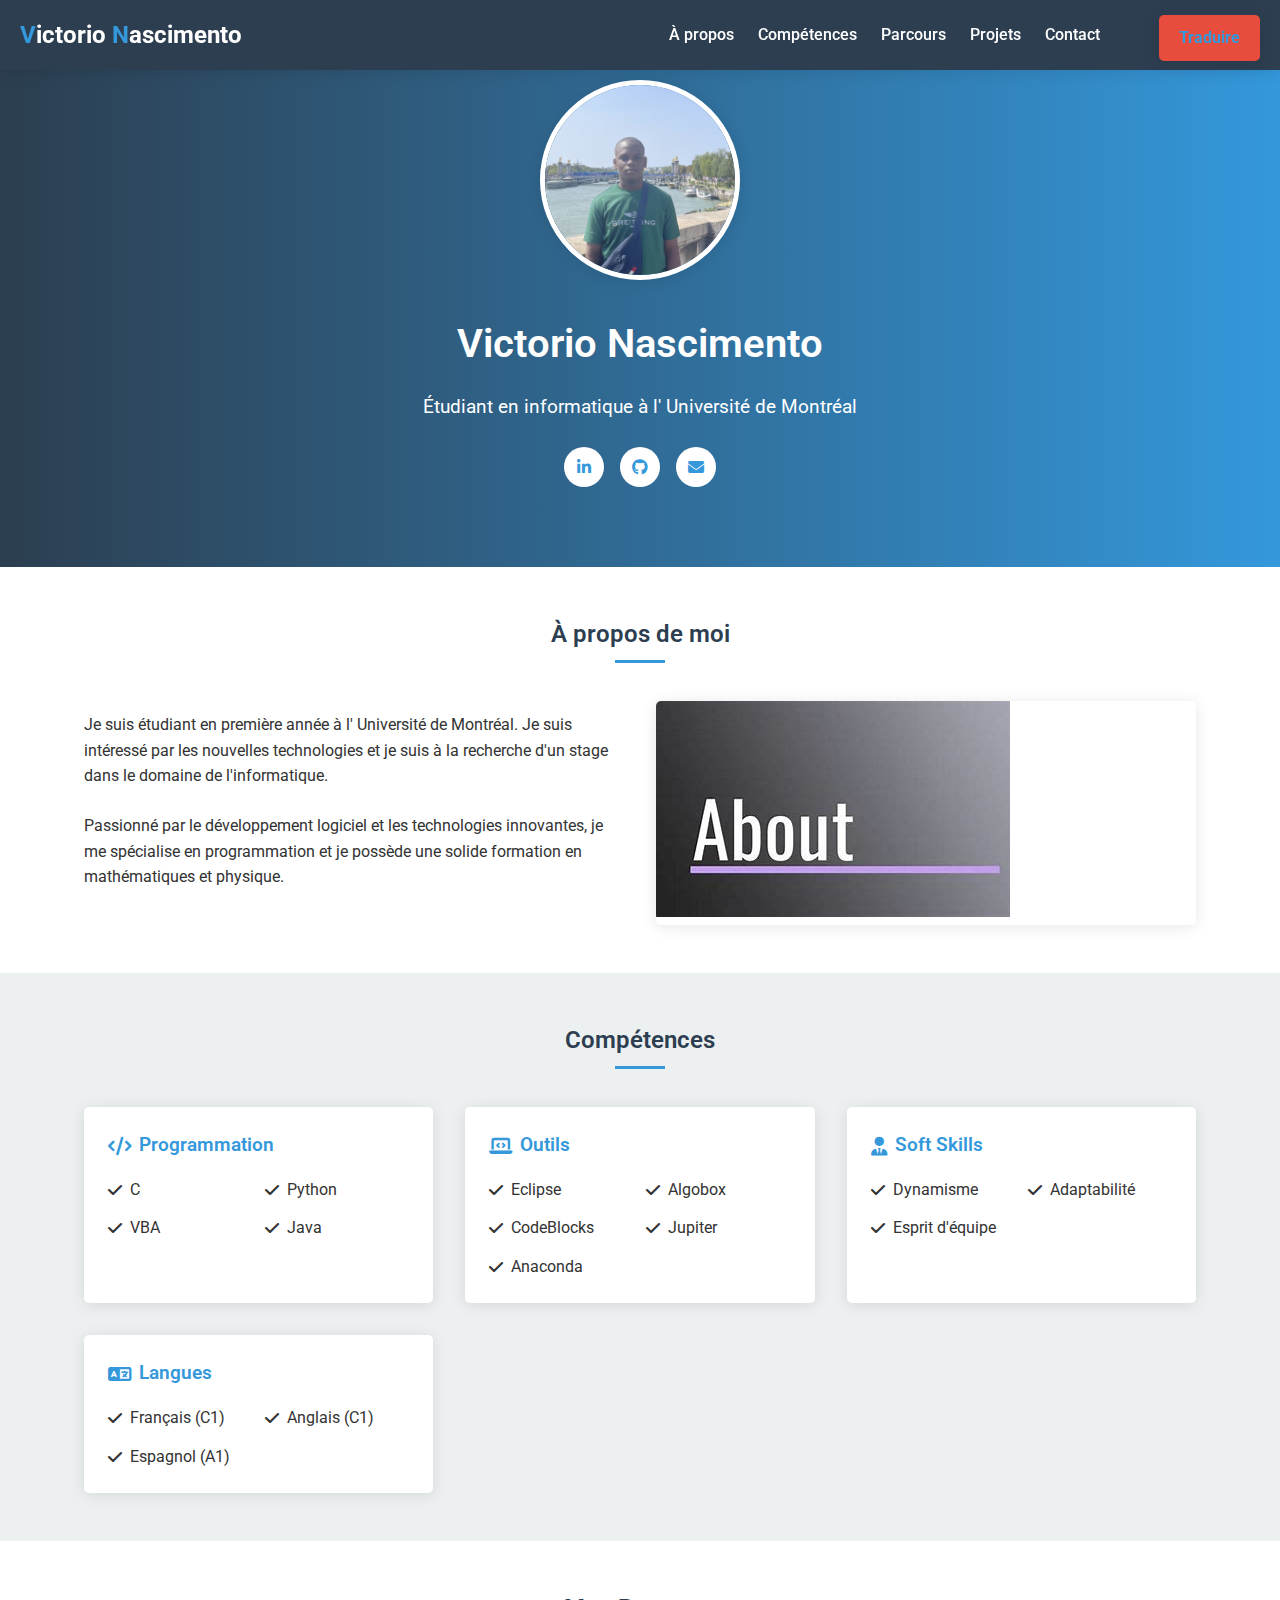
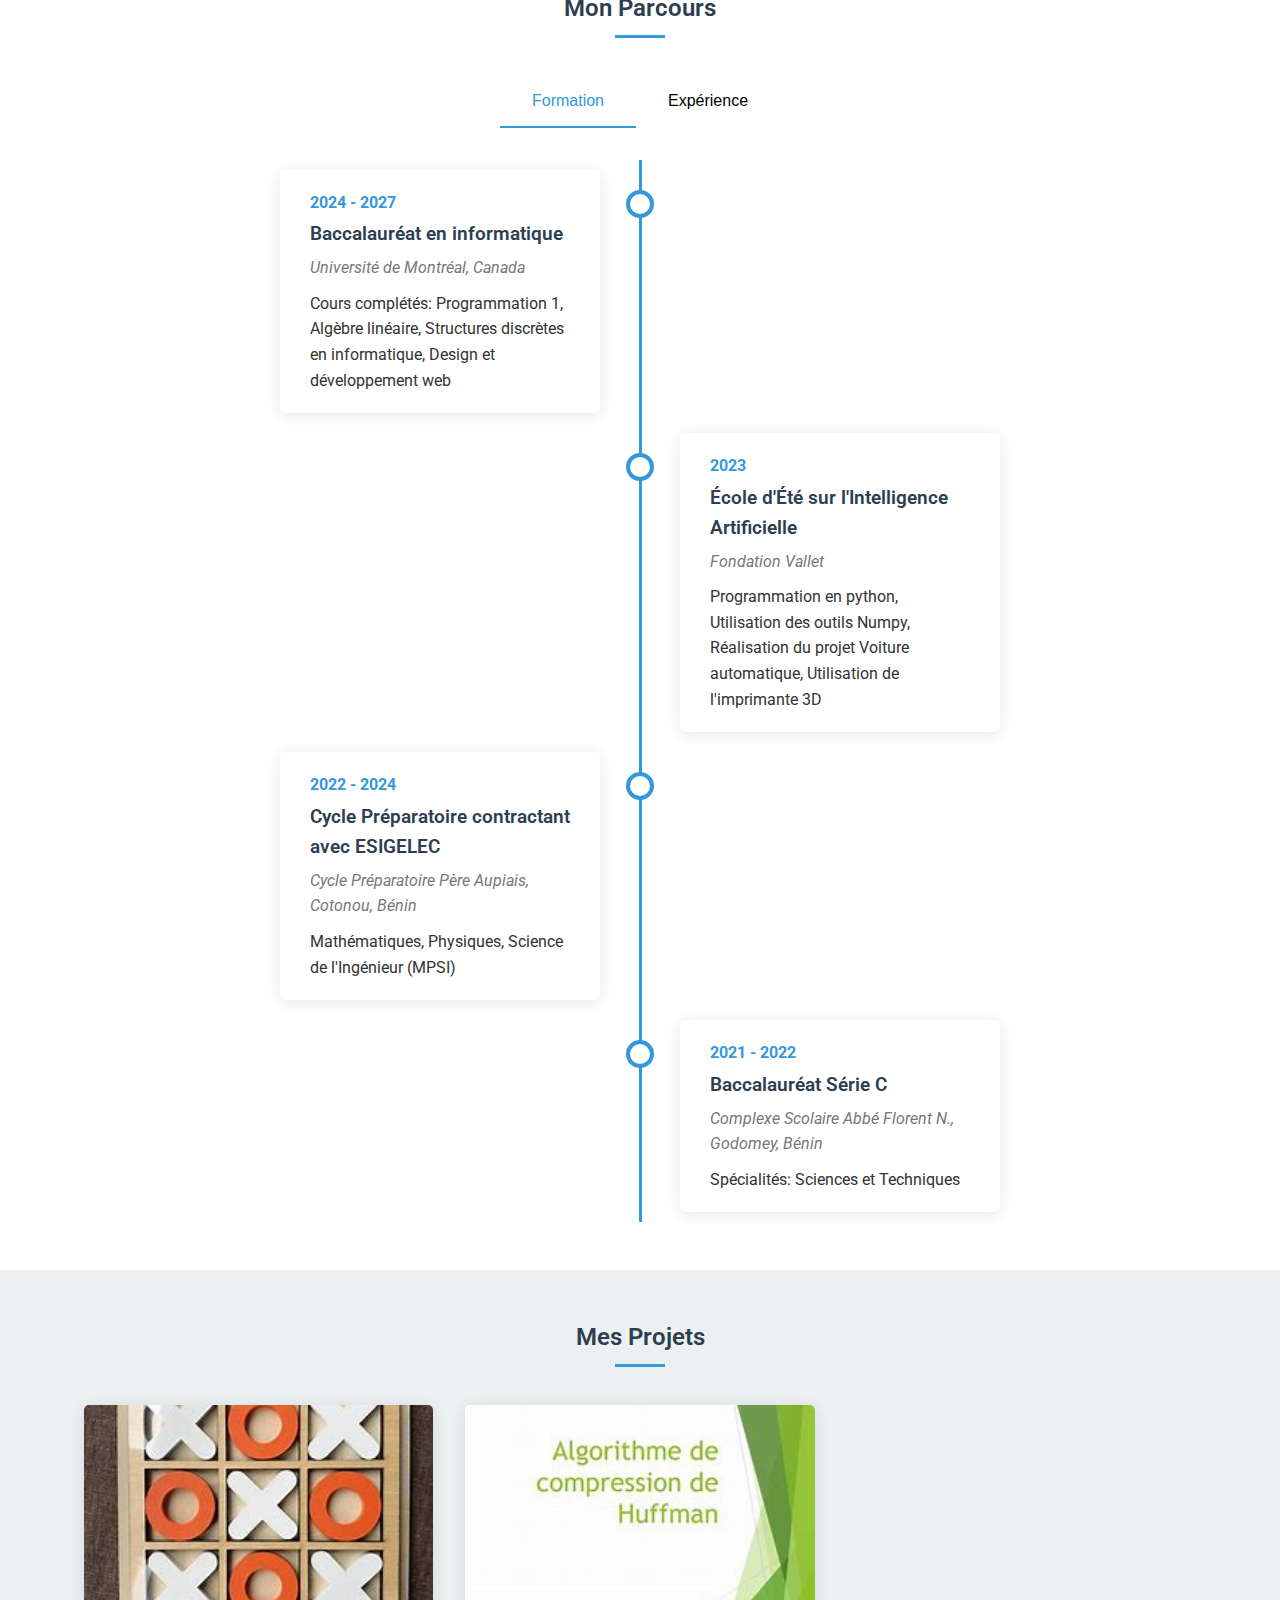
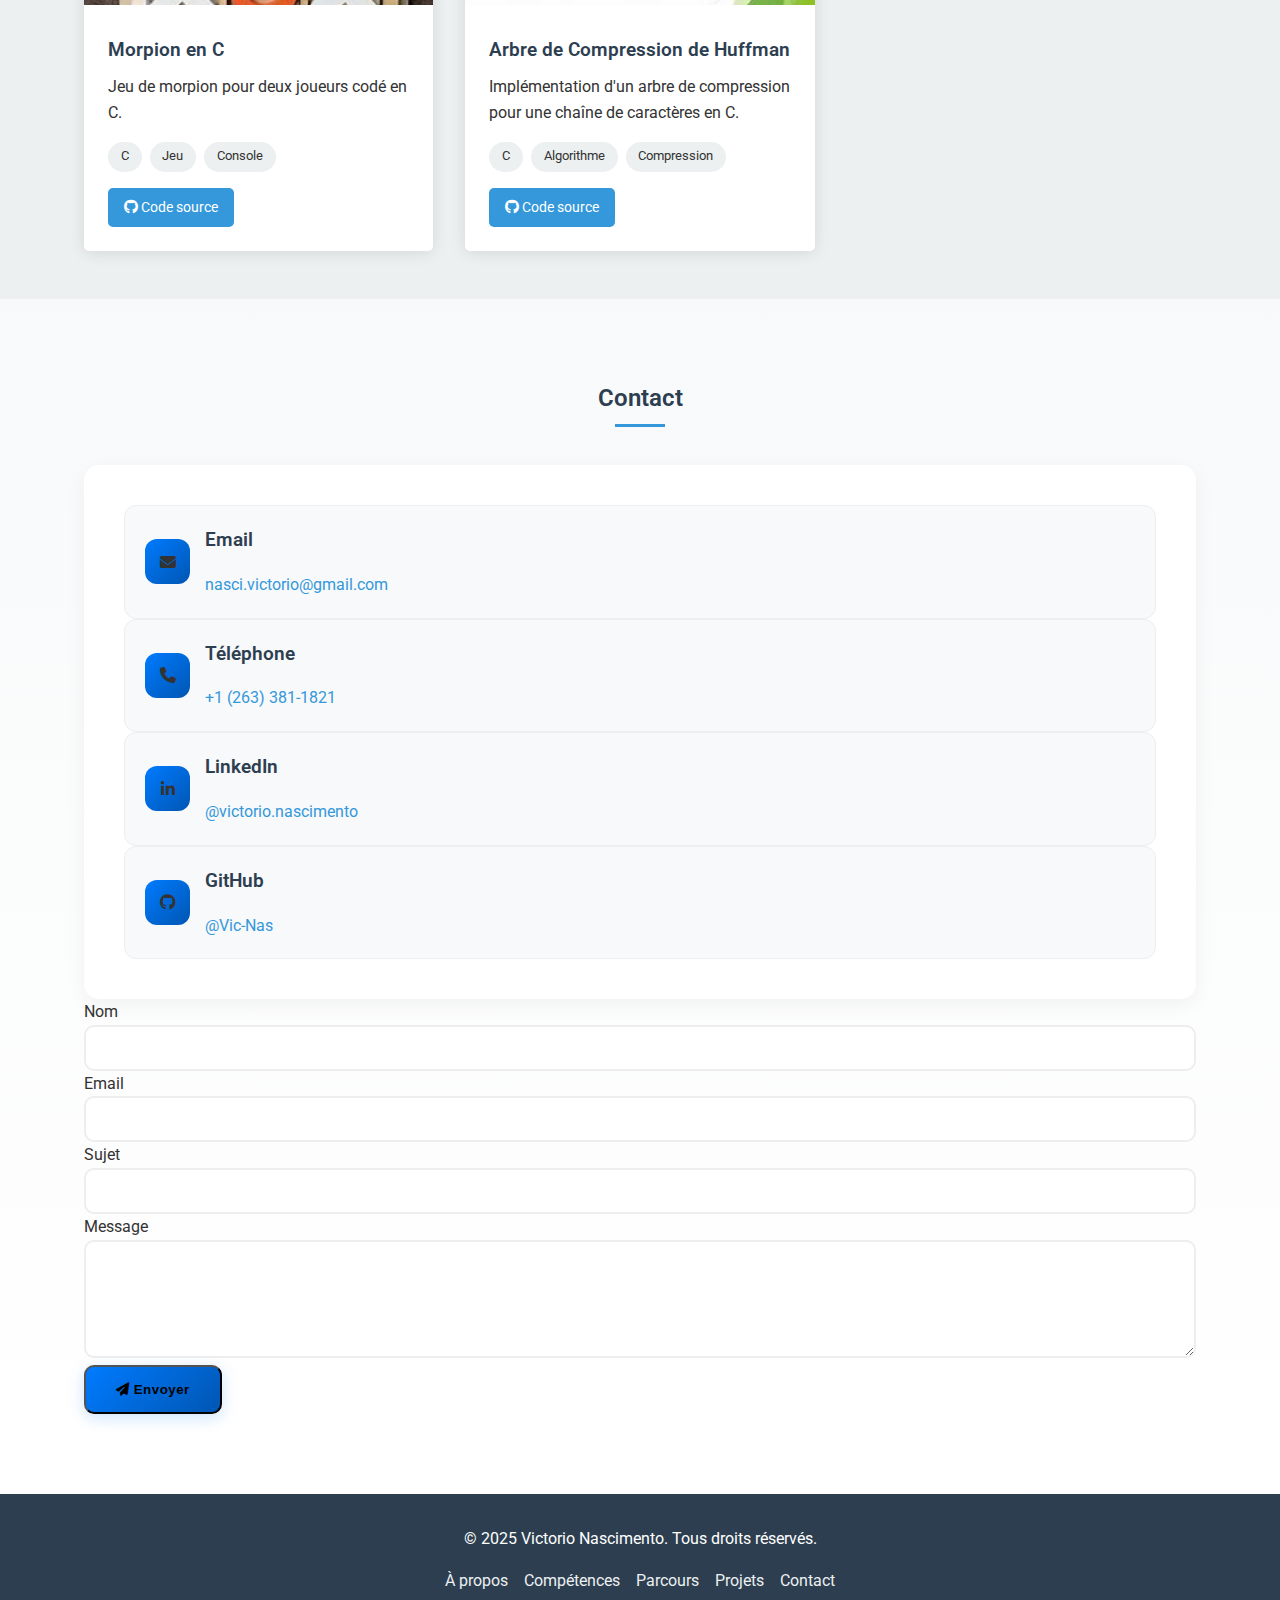
<file: index.html>
<!DOCTYPE html>
<html lang="fr-CA">
<head>
    <meta charset="UTF-8">
    <meta name="viewport" content="width=device-width, initial-scale=0.5">
    <title class="notranslate">Victorio Nascimento</title>
    <meta name="description" content="Portfolio Victorio Nascimento">
    <link rel="stylesheet" href="assets/css/styles.css">
    <!-- Intégration des polices Google Fonts -->
    <link href="https://fonts.googleapis.com/css2?family=Roboto:wght@300;400;500;700&display=swap" rel="stylesheet">
    <!-- Intégration de Font Awesome pour les icônes -->
    <link rel="stylesheet" href="https://cdnjs.cloudflare.com/ajax/libs/font-awesome/6.4.0/css/all.min.css">
</head>
<body>
    <!-- Header et navigation -->
    <header>
        <div class="container header-content">
            <div class="logo notranslate">
                <span>V</span>ictorio&nbsp;<span>N</span>ascimento
            </div>
            <!-- <button class="mobile-menu-btn">
                <i class="fas fa-bars"></i>
            </button> -->
            <nav>
                <ul>
                    <li><a href="#about">À propos</a></li>
                    <li><a href="#skills">Compétences</a></li>
                    <li><a href="#education-experience">Parcours</a></li>
                    <li><a href="#projects">Projets</a></li>
                    <li><a href="#contact">Contact</a></li>
                </ul>
            </nav>
            <div id="translate-btn">
                <a href = "https://vic--nas-github-io.translate.goog/portfolio/?_x_tr_sl=fr&_x_tr_tl=en&_x_tr_hl=en&_x_tr_pto=wapp">Traduire</a>
            <div>
        </div>
    </header>
    <!-- Section Hero/Banner -->
    <section class="hero">
        <div class="container hero-content">
            <img src="assets/images/profile.jpg" alt="Victorio Nascimento" class="profile-image">
            <div class="hero-text">
                <h1>Victorio Nascimento</h1>
                <p>Étudiant en informatique à l'<span class = "notranslate"> Université de Montréal</span></p>
                <div class="social-links">
                    <a href="https://linkedin.com/in/victorio-nascimento-866386345/" class="social-link" target="_blank">
                        <i class="fab fa-linkedin-in"></i>
                    </a>
                    <a href="https://github.com/Vic-Nas" class="social-link" target="_blank">
                        <i class="fab fa-github"></i>
                    </a>
                    <a href="mailto:nasci.victorio@gmail.com" class="social-link">
                        <i class="fas fa-envelope"></i>
                    </a>
                </div>
            </div>
        </div>
    </section>

    <!-- Section À propos -->
    <section id="about" class="about">
        <div class="container">
            <h2 class="section-title">À propos de moi</h2>
            <div class="about-content">
                <div class="about-text">
                    <p>Je suis étudiant en première année à l'<span class = "notranslate"> Université de Montréal. </span>Je suis intéressé par les nouvelles technologies et je suis à la recherche d'un stage dans le domaine de l'informatique.</p>
                    <p>Passionné par le développement logiciel et les technologies innovantes, je me spécialise en programmation et je possède une solide formation en mathématiques et physique.</p>
                    
                    <!-- Template pour ajouter d'autres paragraphes -->
                    <!-- 
                    <p>Votre texte ici...</p>
                    -->
                </div>
                <div class="about-image">
                    <img src="assets/images/about.jpg" alt="Victorio travaillant sur un projet">
                </div>
            </div>
        </div>
    </section>

    <!-- Section Compétences -->
    <section id="skills" class="skills">
        <div class="container">
            <h2 class="section-title">Compétences</h2>
            <div class="skills-content">
                <div class="skills-card">
                    <h3><i class="fas fa-code"></i> Programmation</h3>
                    <ul class="skills-list notranslate">
                        <li class="skill-item"><i class="fas fa-check"></i> C</li>
                        <li class="skill-item"><i class="fas fa-check"></i> Python</li>
                        <li class="skill-item"><i class="fas fa-check"></i> VBA</li>
                        <li class="skill-item"><i class="fas fa-check"></i> Java</li>
                        
                        <!-- Template -->
                        <!-- 
                        <li class="skill-item"><i class="fas fa-check"></i> Nom de la compétence</li>
                        -->
                    </ul>
                </div>
                
                <div class="skills-card">
                    <h3><i class="fas fa-laptop-code"></i> Outils</h3>
                    <ul class="skills-list notranslate">
                        <li class="skill-item"><i class="fas fa-check"></i> Eclipse</li>
                        <li class="skill-item"><i class="fas fa-check"></i> Algobox</li>
                        <li class="skill-item"><i class="fas fa-check"></i> CodeBlocks</li>
                        <li class="skill-item"><i class="fas fa-check"></i> Jupiter</li>
                        <li class="skill-item"><i class="fas fa-check"></i> Anaconda</li>
                        
                        <!-- Template pour ajouter d'autres outils -->
                        <!-- 
                        <li class="skill-item"><i class="fas fa-check"></i> Nom de l'outil</li>
                        -->
                    </ul>
                </div>
                
                <div class="skills-card">
                    <h3><i class="fas fa-user-tie"></i> Soft Skills</h3>
                    <ul class="skills-list">
                        <li class="skill-item"><i class="fas fa-check"></i> Dynamisme</li>
                        <li class="skill-item"><i class="fas fa-check"></i> Adaptabilité</li>
                        <li class="skill-item"><i class="fas fa-check"></i> Esprit d'équipe</li>
                        
                        <!-- Template pour ajouter d'autres soft skills -->
                        <!-- 
                        <li class="skill-item"><i class="fas fa-check"></i> Nom de la compétence</li>
                        -->
                    </ul>
                </div>
                
                <div class="skills-card">
                    <h3><i class="fas fa-language"></i> Langues</h3>
                    <ul class="skills-list">
                        <li class="skill-item"><i class="fas fa-check"></i> Français (C1)</li>
                        <li class="skill-item"><i class="fas fa-check"></i> Anglais (C1)</li>
                        <li class="skill-item"><i class="fas fa-check"></i> Espagnol (A1)</li>
                        
                        <!-- Template pour ajouter d'autres langues -->
                        <!-- 
                        <li class="skill-item"><i class="fas fa-check"></i> Langue (Niveau)</li>
                        -->
                    </ul>
                </div>
                
                <!-- Template pour ajouter d'autres catégories de compétences -->
                <!-- 
                <div class="skills-card">
                    <h3><i class="fas fa-icon-name"></i> Nom de la catégorie</h3>
                    <ul class="skills-list notranlate?">
                        <li class="skill-item"><i class="fas fa-check"></i> Nom de la compétence</li>
                        <li class="skill-item"><i class="fas fa-check"></i> Nom de la compétence</li>
                    </ul>
                </div>
                -->
            </div>
        </div>
    </section>

    <!-- Section Parcours (Éducation et Expérience) -->
    <section id="education-experience" class="education-experience">
        <div class="container">
            <h2 class="section-title">Mon Parcours</h2>
            
            <div class="tabs">
                <button class="tab-btn active" data-tab="education">Formation</button>
                <button class="tab-btn" data-tab="experience">Expérience</button>
            </div>
            
            <div id="education" class="tab-content active">
                <div class="timeline">
                    <div class="timeline-item">
                        <div class="timeline-content">
                            <p class="timeline-date">2024 - 2027</p>
                            <h3 class="timeline-title">Baccalauréat en informatique</h3>
                            <p class="timeline-location notranslate">Université de Montréal, Canada</p>
                            <p>Cours complétés: Programmation 1, Algèbre linéaire, Structures discrètes en informatique, Design et développement web</p>
                        </div>
                    </div>
                    
                    <div class="timeline-item">
                        <div class="timeline-content">
                            <p class="timeline-date">2023</p>
                            <h3 class="timeline-title">École d'Été sur l'Intelligence Artificielle</h3>
                            <p class="timeline-location notranslate">Fondation Vallet</p>
                            <p>Programmation en python, Utilisation des outils Numpy, Réalisation du projet Voiture automatique, Utilisation de l'imprimante 3D</p>
                        </div>
                    </div>
                    
                    <div class="timeline-item">
                        <div class="timeline-content">
                            <p class="timeline-date">2022 - 2024</p>
                            <h3 class="timeline-title">Cycle Préparatoire contractant avec ESIGELEC</h3>
                            <p class="timeline-location notranslate">Cycle Préparatoire Père Aupiais, Cotonou, Bénin</p>
                            <p>Mathématiques, Physiques, Science de l'Ingénieur (MPSI)</p>
                        </div>
                    </div>
                    
                    <div class="timeline-item">
                        <div class="timeline-content">
                            <p class="timeline-date">2021 - 2022</p>
                            <h3 class="timeline-title">Baccalauréat Série C</h3>
                            <p class="timeline-location notranslate">Complexe Scolaire Abbé Florent N., Godomey, Bénin</p>
                            <p>Spécialités: Sciences et Techniques</p>
                        </div>
                    </div>
                    
                    <!-- Template pour ajouter une nouvelle formation -->
                    <!-- 
                    <div class="timeline-item">
                        <div class="timeline-content">
                            <p class="timeline-date">Année début - Année fin</p>
                            <h3 class="timeline-title">Titre de la formation</h3>
                            <p class="timeline-location notranslate">Établissement, Ville, Pays</p>
                            <p>Description de la formation...</p>
                        </div>
                    </div>
                    -->
                </div>
            </div>
            
            <div id="experience" class="tab-content">
                <div class="timeline">
                    <div class="timeline-item">
                        <div class="timeline-content">
                            <p class="timeline-date">Juillet - Septembre 2023</p>
                            <h3 class="timeline-title">Stagiaire en ingénierie informatique</h3>
                            <p class="timeline-location notranslate">CAPETANO Ltd, Accra, Ghana</p>
                            <p>Administration de serveurs informatiques (Windows Admin Center, Remote Server Administration Tools), Traitement des données et automatisation de graphes avec VBA</p>
                        </div>
                    </div>
                    
                    <!-- Template pour ajouter une nouvelle expérience -->
                    <!-- 
                    <div class="timeline-item">
                        <div class="timeline-content">
                            <p class="timeline-date">Mois Année - Mois Année</p>
                            <h3 class="timeline-title">Titre du poste</h3>
                            <p class="timeline-location">Entreprise, Ville, Pays</p>
                            <p>Description des responsabilités et réalisations...</p>
                        </div>
                    </div>
                    -->
                </div>
            </div>
        </div>
    </section>

    <!-- Section Projets -->
    <section id="projects" class="projects">
        <div class="container">
            <h2 class="section-title">Mes Projets</h2>
            <div class="projects-grid">
                <div class="project-card">
                    <img src="assets/images/morpion.jpg" alt="Projet Morpion en C" class="project-image">
                    <div class="project-content">
                        <h3 class="project-title">Morpion en C</h3>
                        <p>Jeu de morpion pour deux joueurs codé en C.</p>
                        <div class="project-tags">
                            <span class="project-tag">C</span>
                            <span class="project-tag">Jeu</span>
                            <span class="project-tag">Console</span>
                        </div>
                        <div class="project-links">
                            <a href="https://github.com/Vic-Nas/Morpion-en-C" class="project-link" target="_blank">
                                <i class="fab fa-github"></i> Code source
                            </a>
                        </div>
                    </div>
                </div>
                
                <div class="project-card">
                    <img src="assets/images/huffman.jpg" alt="Arbre de Compression de Huffman" class="project-image">
                    <div class="project-content">
                        <h3 class="project-title">Arbre de Compression de Huffman</h3>
                        <p>Implémentation d'un arbre de compression pour une chaîne de caractères en C.</p>
                        <div class="project-tags">
                            <span class="project-tag">C</span>
                            <span class="project-tag">Algorithme</span>
                            <span class="project-tag">Compression</span>
                        </div>
                        <div class="project-links">
                            <a href="https://github.com/Vic-Nas/ARBRE-DE-COMPRESSION-DE-HUFFMAN" class="project-link" target="_blank">
                                <i class="fab fa-github"></i> Code source
                            </a>
                        </div>
                    </div>
                </div>
                
                <!-- Template pour ajouter un nouveau projet -->
                <!-- 
                <div class="project-card">
                    <img src="assets/images/project-nom.jpg" alt="Nom du projet" class="project-image">
                    <div class="project-content">
                        <h3 class="project-title">Titre du projet</h3>
                        <p>Description du projet...</p>
                        <div class="project-tags">
                            <span class="project-tag">Technologie 1</span>
                            <span class="project-tag">Technologie 2</span>
                        </div>
                        <div class="project-links">
                            <a href="lien-vers-github" class="project-link" target="_blank">
                                <i class="fab fa-github"></i> Code source
                            </a>
                            <a href="lien-vers-demo" class="project-link" target="_blank">
                                <i class="fas fa-external-link-alt"></i> Démo
                            </a>
                        </div>
                    </div>
                </div>
                -->
            </div>
        </div>
    </section>

    <!-- Section Contact -->
    <section id="contact" class="contact">
        <div class="container">
            <h2 class="section-title">Contact</h2>
            <div class="contact-content">
                <div class="contact-info">
                    <div class="contact-item">
                        <div class="contact-icon">
                            <i class="fas fa-envelope"></i>
                        </div>
                        <div class="contact-text">
                            <h3>Email</h3>
                            <a href="mailto:nasci.victorio@gmail.com">nasci.victorio@gmail.com</a>
                        </div>
                    </div>
                    
                    <div class="contact-item">
                        <div class="contact-icon">
                            <i class="fas fa-phone"></i>
                        </div>
                        <div class="contact-text">
                            <h3>Téléphone</h3>
                            <a href="tel:+12633811821">+1 (263) 381-1821</a>
                        </div>
                    </div>
                    
                    <div class="contact-item">
                        <div class="contact-icon">
                            <i class="fab fa-linkedin-in"></i>
                        </div>
                        <div class="contact-text">
                            <h3>LinkedIn</h3>
                            <a href="https://linkedin.com/in/victorio-nascimento-866386345/" target="_blank">@victorio.nascimento</a>
                        </div>
                    </div>
                    
                    <div class="contact-item">
                        <div class="contact-icon">
                            <i class="fab fa-github"></i>
                        </div>
                        <div class="contact-text">
                            <h3>GitHub</h3>
                            <a href="https://github.com/Vic-Nas" target="_blank">@Vic-Nas</a>
                        </div>
                    </div>
                    
                    <!-- Template pour ajouter une nouvelle information de contact -->
                    <!-- 
                    <div class="contact-item">
                        <div class="contact-icon">
                            <i class="fas fa-icon-name"></i>
                        </div>
                        <div class="contact-text">
                            <h3>Titre</h3>
                            <a href="lien">Information</a>
                        </div>
                    </div>
                    -->
                </div>
                
                <div class="contact-form">
                    <form id="contact-form" action="https://formspree.io/f/xrbpglow" method="POST">
                        <div class="form-group">
                            <label for="name">Nom</label>
                            <input type="text" id="name" name="name" required>
                        </div>
                        
                        <div class="form-group">
                            <label for="email">Email</label>
                            <!-- Vous pouvez aussi utiliser name="_replyto" pour que Formspree utilise cet email pour répondre -->
                            <input type="email" id="email" name="email" required>
                        </div>
                        
                        <div class="form-group">
                            <label for="subject">Sujet</label>
                            <input type="text" id="subject" name="subject" required>
                        </div>
                        
                        <div class="form-group">
                            <label for="message">Message</label>
                            <textarea id="message" name="message" rows="5" required></textarea>
                        </div>
                        
                        <button type="submit" class="submit-btn">
                            <i class="fas fa-paper-plane"></i> Envoyer
                        </button>
                    </form>
                </div>
            </div>
        </div>
    </section>

    <!-- Footer -->
    <footer>
        <div class="container footer-content">
            <p>&copy; 2025 Victorio Nascimento. Tous droits réservés.</p>
            <div class="footer-links">
                <a href="#about" class="footer-link">À propos</a>
                <a href="#skills" class="footer-link">Compétences</a>
                <a href="#education-experience" class="footer-link">Parcours</a>
                <a href="#projects" class="footer-link">Projets</a>
                <a href="#contact" class="footer-link">Contact</a>
            </div>
        </div>
    </footer>

    <!-- JavaScript -->
    <script src="assets/js/script.js"></script>
    <div class="hidden-links">
        <ul>
            <li><a href="1.html">temp</a></li>
            <li><a href="2.html">temp</a></li>
            <li><a href="3.html">temp</a></li>
            <li><a href="4.html">temp</a></li>
            <li><a href="5.html">temp</a></li>
            <li><a href="6.html">temp</a></li>
            <li><a href="7.html">temp</a></li>
            <li><a href="8.html">temp</a></li>
            <li><a href="9.html">temp</a></li>
        </ul>
    </div>
</body>
</html>
</file>
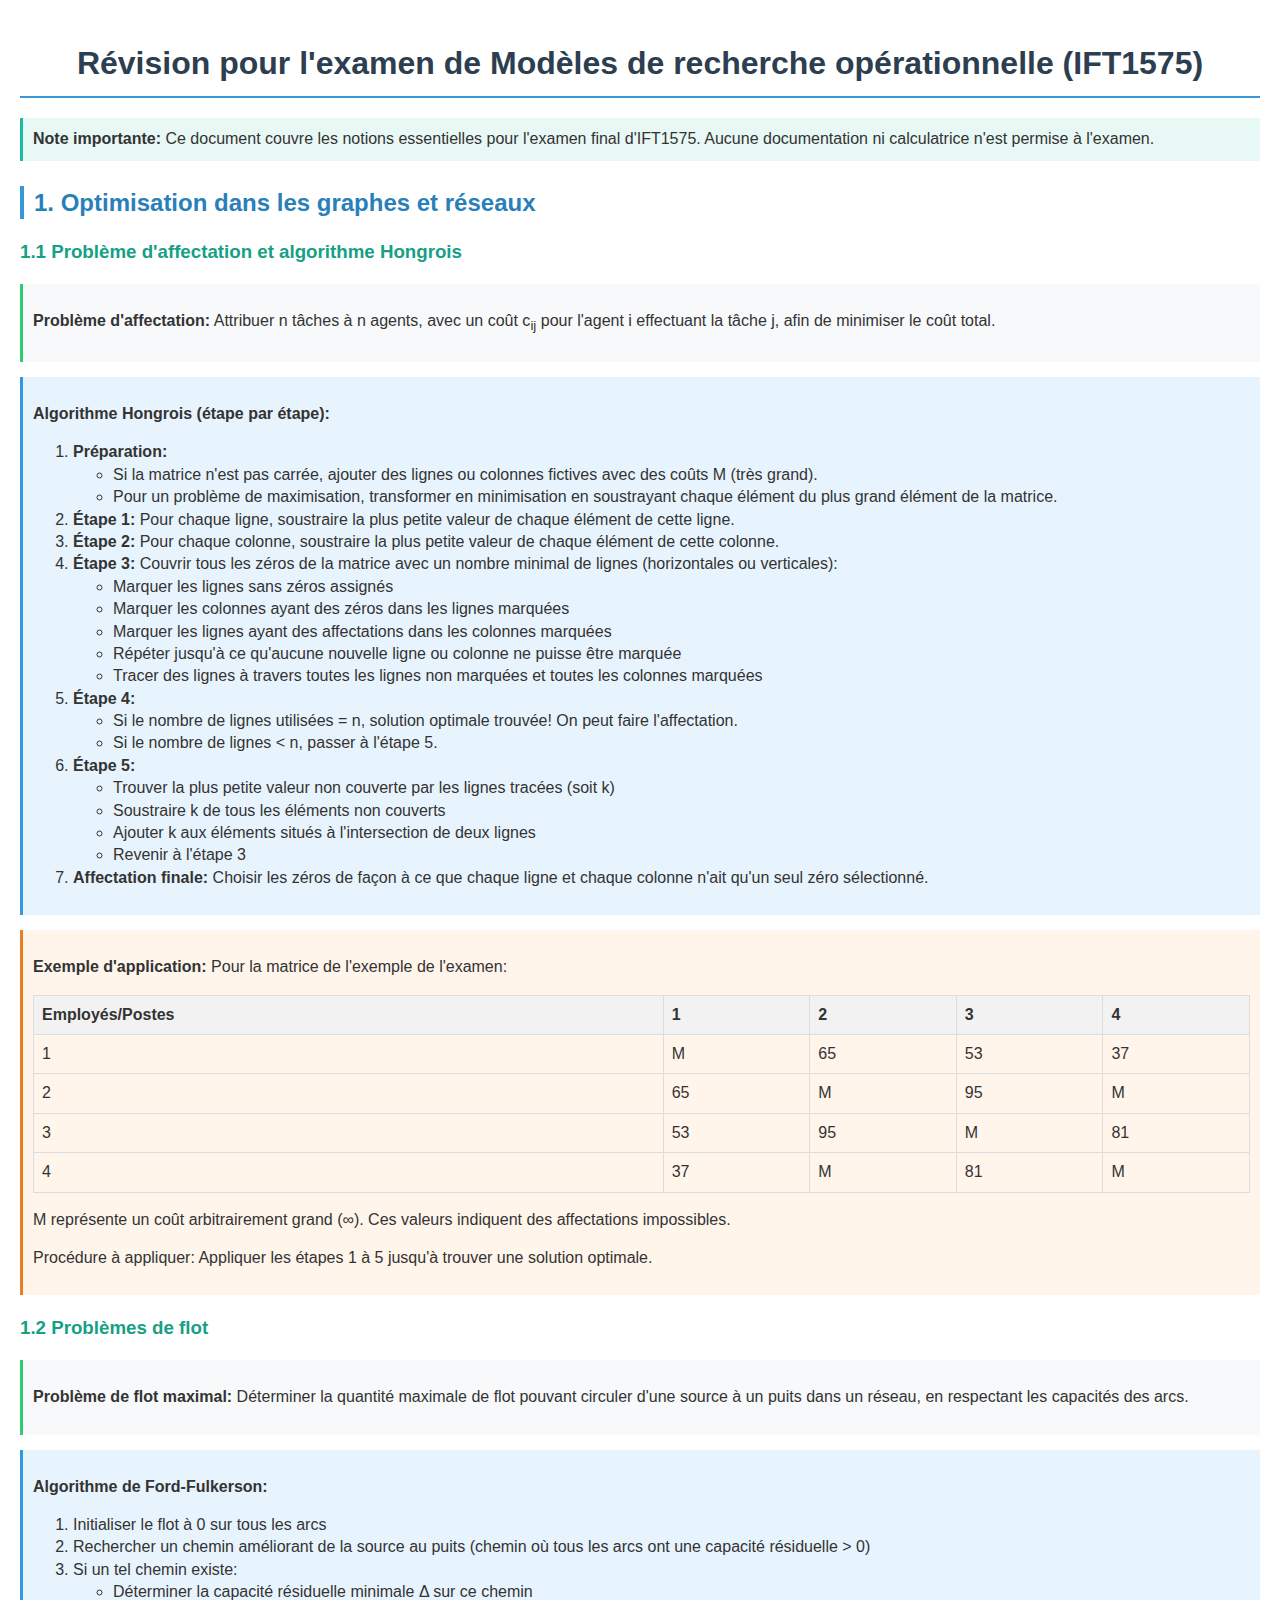
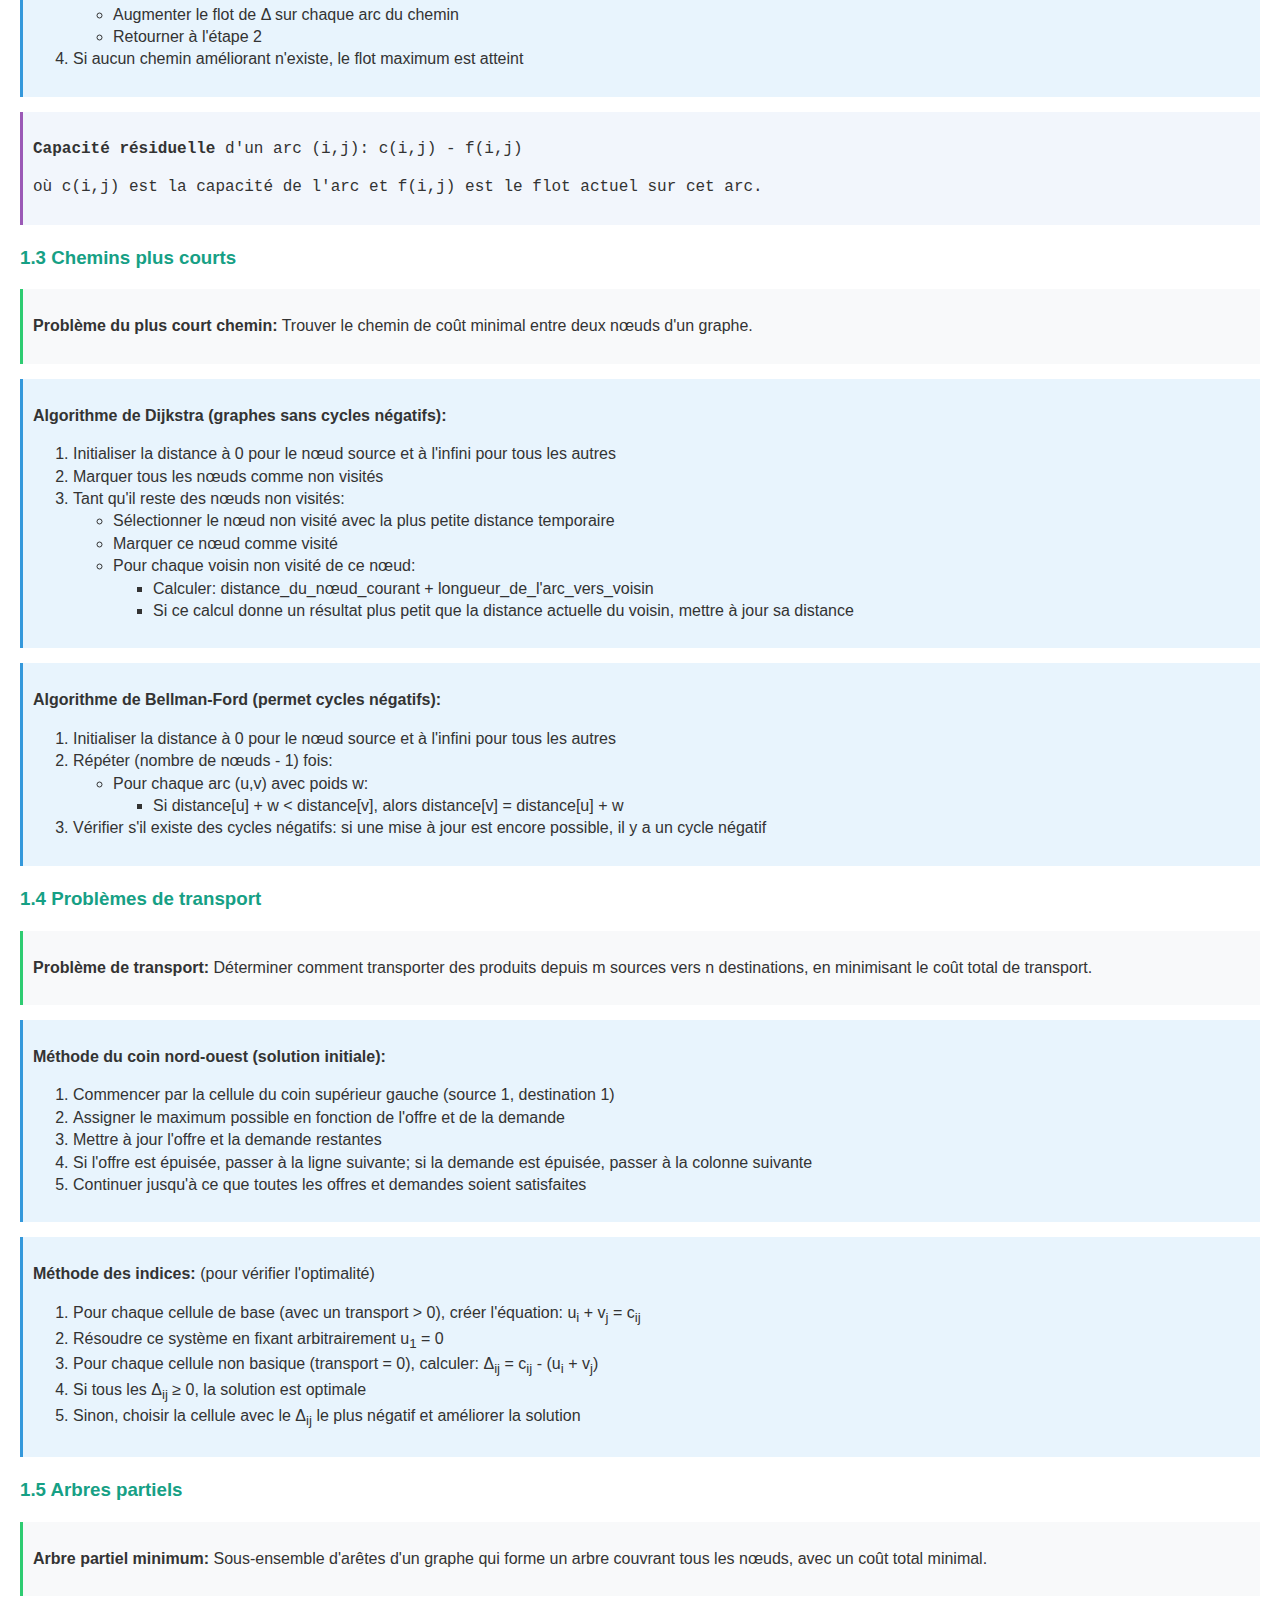
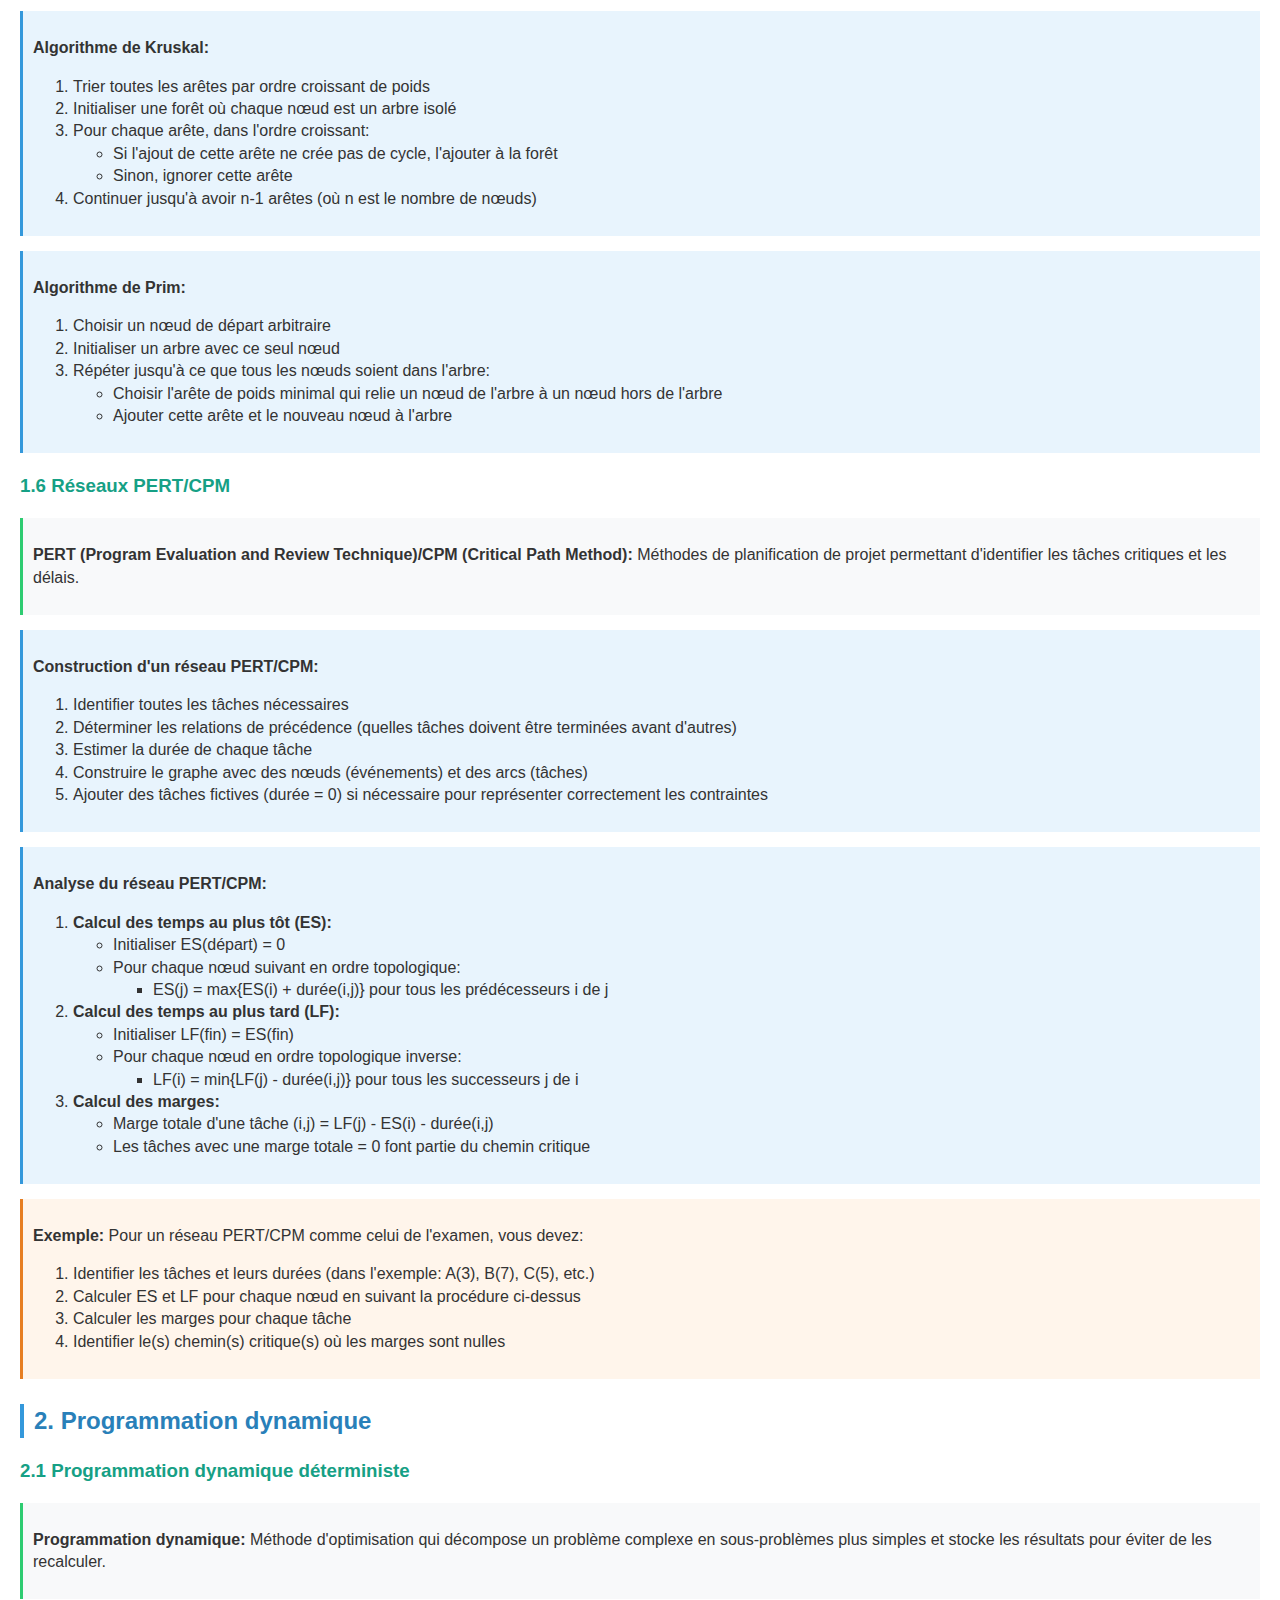
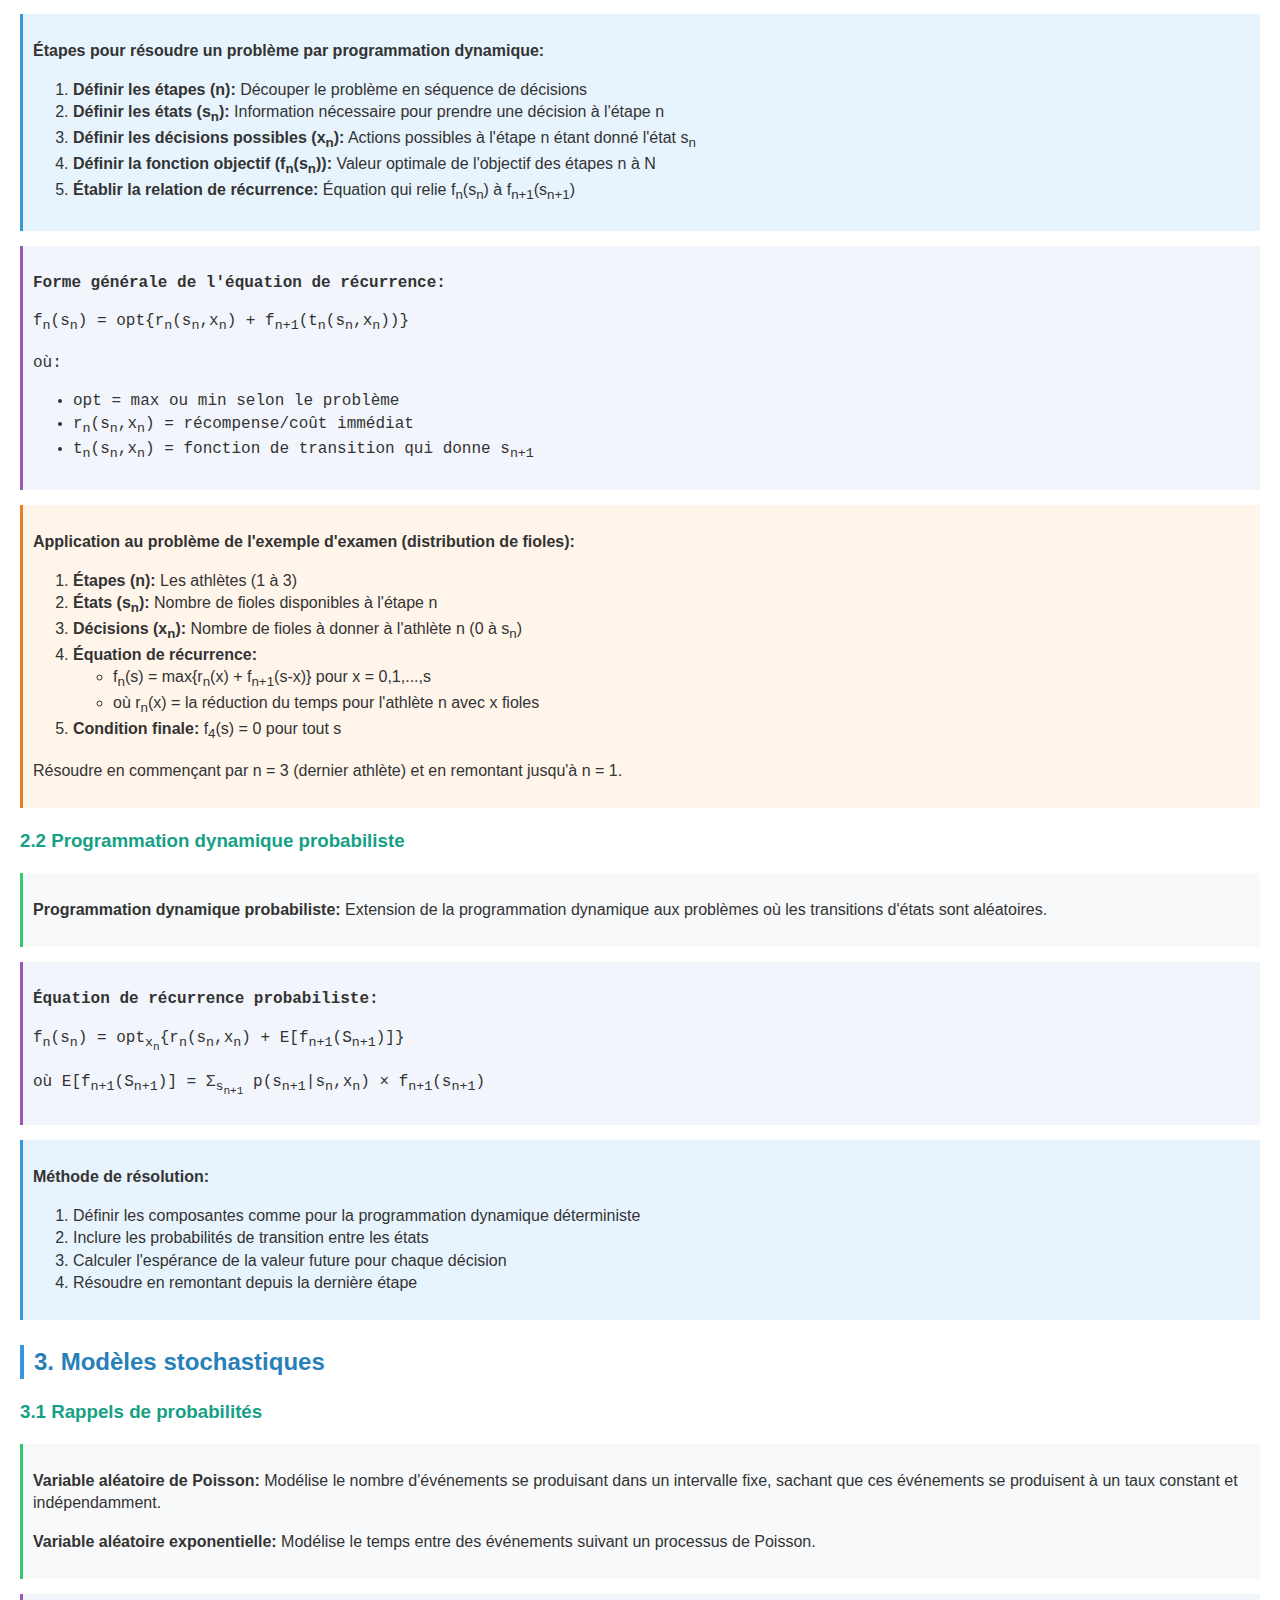
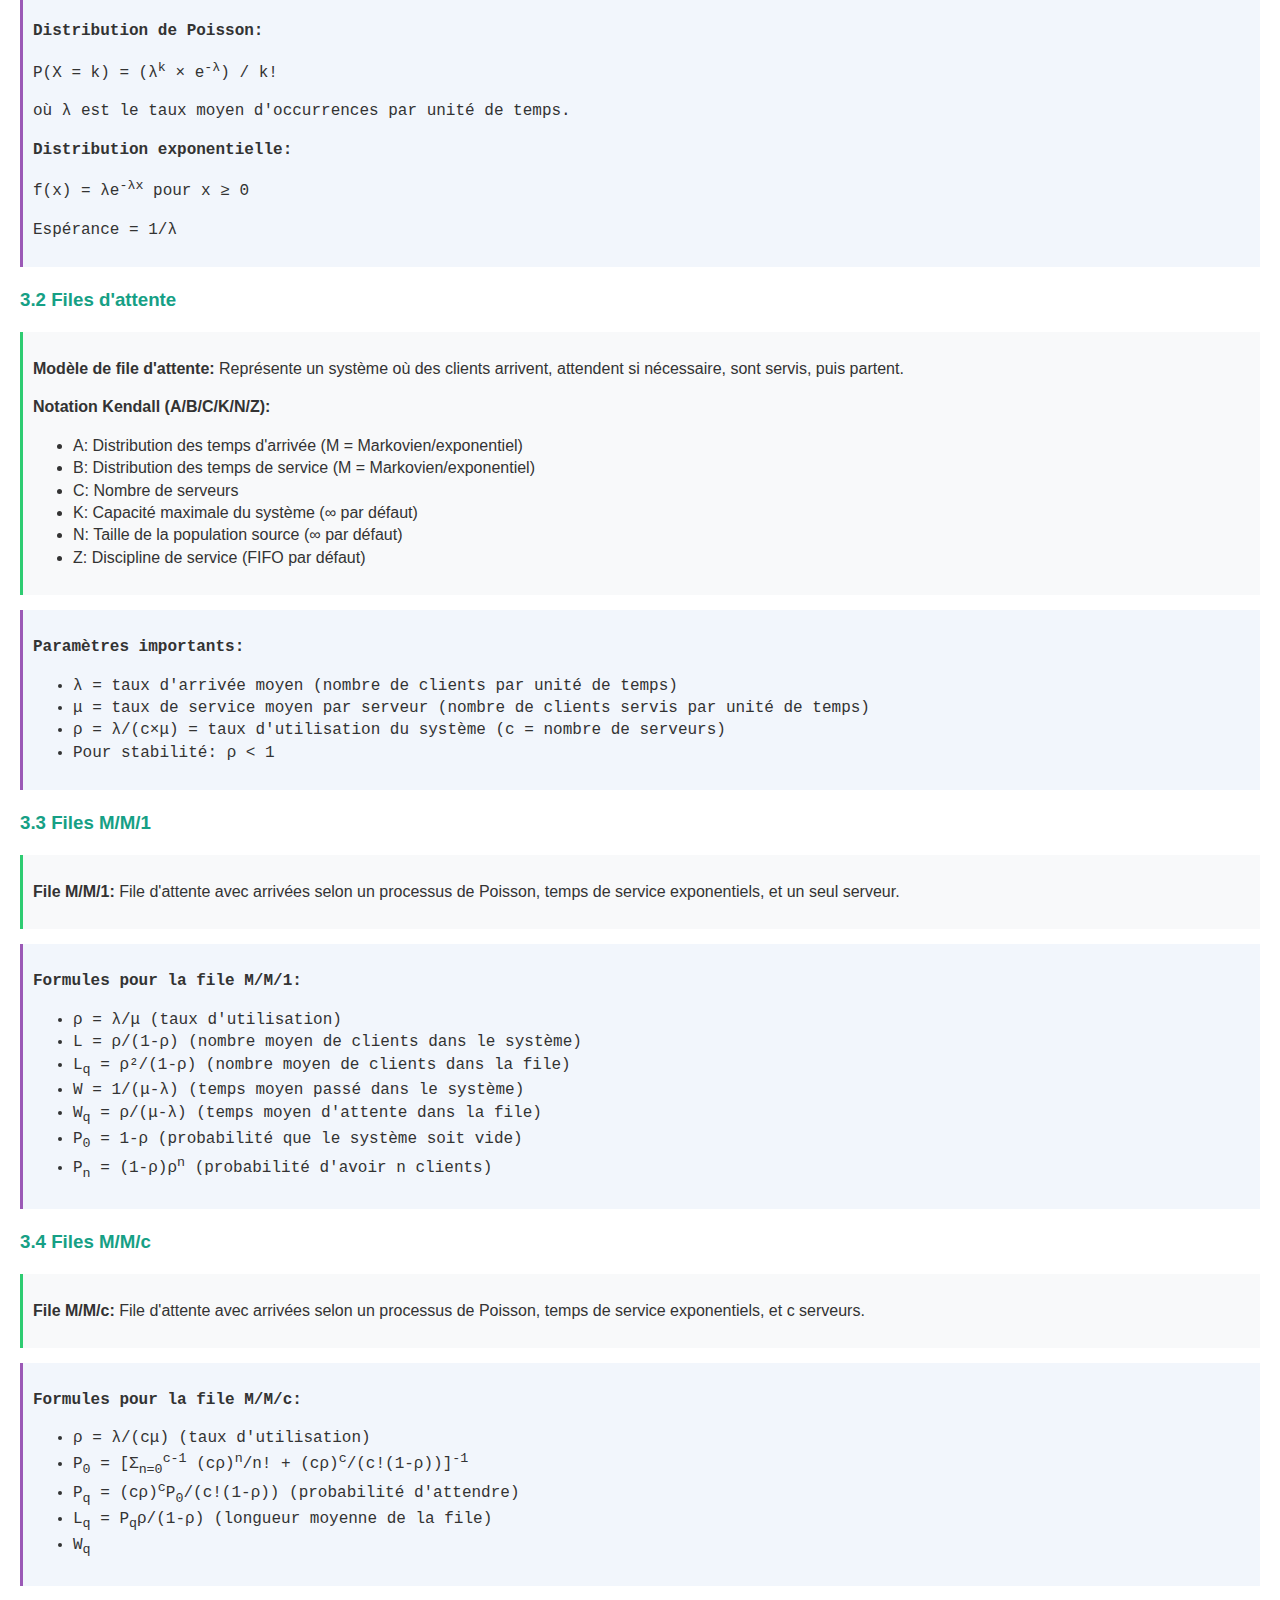
<file: 1.html>
<!DOCTYPE html>
<html lang="fr">
<head>
    <meta charset="UTF-8">
    <title>Révision pour l'examen de Modèles de recherche opérationnelle</title>
    <style>
        body {
            font-family: Arial, sans-serif;
            line-height: 1.4;
            margin: 0;
            padding: 20px;
            color: #333;
        }
        h1 {
            color: #2c3e50;
            text-align: center;
            border-bottom: 2px solid #3498db;
            padding-bottom: 10px;
            margin-bottom: 20px;
        }
        h2 {
            color: #2980b9;
            border-left: 4px solid #3498db;
            padding-left: 10px;
            margin-top: 25px;
        }
        h3 {
            color: #16a085;
            margin-top: 20px;
        }
        .concept {
            background-color: #f8f9fa;
            border-left: 3px solid #2ecc71;
            padding: 10px;
            margin: 15px 0;
        }
        .formula {
            background-color: #f2f6fc;
            border-left: 3px solid #9b59b6;
            padding: 10px;
            margin: 15px 0;
            font-family: "Courier New", monospace;
        }
        .example {
            background-color: #fff5eb;
            border-left: 3px solid #e67e22;
            padding: 10px;
            margin: 15px 0;
        }
        .procedure {
            background-color: #e8f4fd;
            border-left: 3px solid #3498db;
            padding: 10px;
            margin: 15px 0;
        }
        table {
            border-collapse: collapse;
            width: 100%;
            margin: 15px 0;
        }
        th, td {
            border: 1px solid #ddd;
            padding: 8px;
            text-align: left;
        }
        th {
            background-color: #f2f2f2;
        }
        img {
            max-width: 100%;
            display: block;
            margin: 15px auto;
        }
        .warning {
            background-color: #feecec;
            border-left: 3px solid #e74c3c;
            padding: 10px;
            margin: 15px 0;
        }
        .note {
            background-color: #e8f8f5;
            border-left: 3px solid #1abc9c;
            padding: 10px;
            margin: 15px 0;
        }
    </style>
</head>
<body>
    <h1>Révision pour l'examen de Modèles de recherche opérationnelle (IFT1575)</h1>
    
    <div class="note">
        <strong>Note importante:</strong> Ce document couvre les notions essentielles pour l'examen final d'IFT1575. Aucune documentation ni calculatrice n'est permise à l'examen.
    </div>

    <h2>1. Optimisation dans les graphes et réseaux</h2>

    <h3>1.1 Problème d'affectation et algorithme Hongrois</h3>
    
    <div class="concept">
        <p><strong>Problème d'affectation:</strong> Attribuer n tâches à n agents, avec un coût c<sub>ij</sub> pour l'agent i effectuant la tâche j, afin de minimiser le coût total.</p>
    </div>
    
    <div class="procedure">
        <p><strong>Algorithme Hongrois (étape par étape):</strong></p>
        <ol>
            <li><strong>Préparation:</strong> 
                <ul>
                    <li>Si la matrice n'est pas carrée, ajouter des lignes ou colonnes fictives avec des coûts M (très grand).</li>
                    <li>Pour un problème de maximisation, transformer en minimisation en soustrayant chaque élément du plus grand élément de la matrice.</li>
                </ul>
            </li>
            <li><strong>Étape 1:</strong> Pour chaque ligne, soustraire la plus petite valeur de chaque élément de cette ligne.</li>
            <li><strong>Étape 2:</strong> Pour chaque colonne, soustraire la plus petite valeur de chaque élément de cette colonne.</li>
            <li><strong>Étape 3:</strong> Couvrir tous les zéros de la matrice avec un nombre minimal de lignes (horizontales ou verticales):
                <ul>
                    <li>Marquer les lignes sans zéros assignés</li>
                    <li>Marquer les colonnes ayant des zéros dans les lignes marquées</li>
                    <li>Marquer les lignes ayant des affectations dans les colonnes marquées</li>
                    <li>Répéter jusqu'à ce qu'aucune nouvelle ligne ou colonne ne puisse être marquée</li>
                    <li>Tracer des lignes à travers toutes les lignes non marquées et toutes les colonnes marquées</li>
                </ul>
            </li>
            <li><strong>Étape 4:</strong> 
                <ul>
                    <li>Si le nombre de lignes utilisées = n, solution optimale trouvée! On peut faire l'affectation.</li>
                    <li>Si le nombre de lignes < n, passer à l'étape 5.</li>
                </ul>
            </li>
            <li><strong>Étape 5:</strong> 
                <ul>
                    <li>Trouver la plus petite valeur non couverte par les lignes tracées (soit k)</li>
                    <li>Soustraire k de tous les éléments non couverts</li>
                    <li>Ajouter k aux éléments situés à l'intersection de deux lignes</li>
                    <li>Revenir à l'étape 3</li>
                </ul>
            </li>
            <li><strong>Affectation finale:</strong> Choisir les zéros de façon à ce que chaque ligne et chaque colonne n'ait qu'un seul zéro sélectionné.</li>
        </ol>
    </div>

    <div class="example">
        <p><strong>Exemple d'application:</strong> Pour la matrice de l'exemple de l'examen:</p>
        <table>
            <tr>
                <th>Employés/Postes</th>
                <th>1</th>
                <th>2</th>
                <th>3</th>
                <th>4</th>
            </tr>
            <tr>
                <td>1</td>
                <td>M</td>
                <td>65</td>
                <td>53</td>
                <td>37</td>
            </tr>
            <tr>
                <td>2</td>
                <td>65</td>
                <td>M</td>
                <td>95</td>
                <td>M</td>
            </tr>
            <tr>
                <td>3</td>
                <td>53</td>
                <td>95</td>
                <td>M</td>
                <td>81</td>
            </tr>
            <tr>
                <td>4</td>
                <td>37</td>
                <td>M</td>
                <td>81</td>
                <td>M</td>
            </tr>
        </table>
        <p>M représente un coût arbitrairement grand (∞). Ces valeurs indiquent des affectations impossibles.</p>
        <p>Procédure à appliquer: Appliquer les étapes 1 à 5 jusqu'à trouver une solution optimale.</p>
    </div>

    <h3>1.2 Problèmes de flot</h3>
    
    <div class="concept">
        <p><strong>Problème de flot maximal:</strong> Déterminer la quantité maximale de flot pouvant circuler d'une source à un puits dans un réseau, en respectant les capacités des arcs.</p>
    </div>
    
    <div class="procedure">
        <p><strong>Algorithme de Ford-Fulkerson:</strong></p>
        <ol>
            <li>Initialiser le flot à 0 sur tous les arcs</li>
            <li>Rechercher un chemin améliorant de la source au puits (chemin où tous les arcs ont une capacité résiduelle > 0)</li>
            <li>Si un tel chemin existe:
                <ul>
                    <li>Déterminer la capacité résiduelle minimale Δ sur ce chemin</li>
                    <li>Augmenter le flot de Δ sur chaque arc du chemin</li>
                    <li>Retourner à l'étape 2</li>
                </ul>
            </li>
            <li>Si aucun chemin améliorant n'existe, le flot maximum est atteint</li>
        </ol>
    </div>

    <div class="formula">
        <p><strong>Capacité résiduelle</strong> d'un arc (i,j): c(i,j) - f(i,j)</p>
        <p>où c(i,j) est la capacité de l'arc et f(i,j) est le flot actuel sur cet arc.</p>
    </div>

    <h3>1.3 Chemins plus courts</h3>
    
    <div class="concept">
        <p><strong>Problème du plus court chemin:</strong> Trouver le chemin de coût minimal entre deux nœuds d'un graphe.</p>
    </div>
    
    <div class="procedure">
        <p><strong>Algorithme de Dijkstra (graphes sans cycles négatifs):</strong></p>
        <ol>
            <li>Initialiser la distance à 0 pour le nœud source et à l'infini pour tous les autres</li>
            <li>Marquer tous les nœuds comme non visités</li>
            <li>Tant qu'il reste des nœuds non visités:
                <ul>
                    <li>Sélectionner le nœud non visité avec la plus petite distance temporaire</li>
                    <li>Marquer ce nœud comme visité</li>
                    <li>Pour chaque voisin non visité de ce nœud:
                        <ul>
                            <li>Calculer: distance_du_nœud_courant + longueur_de_l'arc_vers_voisin</li>
                            <li>Si ce calcul donne un résultat plus petit que la distance actuelle du voisin, mettre à jour sa distance</li>
                        </ul>
                    </li>
                </ul>
            </li>
        </ol>
    </div>
    
    <div class="procedure">
        <p><strong>Algorithme de Bellman-Ford (permet cycles négatifs):</strong></p>
        <ol>
            <li>Initialiser la distance à 0 pour le nœud source et à l'infini pour tous les autres</li>
            <li>Répéter (nombre de nœuds - 1) fois:
                <ul>
                    <li>Pour chaque arc (u,v) avec poids w:
                        <ul>
                            <li>Si distance[u] + w < distance[v], alors distance[v] = distance[u] + w</li>
                        </ul>
                    </li>
                </ul>
            </li>
            <li>Vérifier s'il existe des cycles négatifs: si une mise à jour est encore possible, il y a un cycle négatif</li>
        </ol>
    </div>

    <h3>1.4 Problèmes de transport</h3>
    
    <div class="concept">
        <p><strong>Problème de transport:</strong> Déterminer comment transporter des produits depuis m sources vers n destinations, en minimisant le coût total de transport.</p>
    </div>
    
    <div class="procedure">
        <p><strong>Méthode du coin nord-ouest (solution initiale):</strong></p>
        <ol>
            <li>Commencer par la cellule du coin supérieur gauche (source 1, destination 1)</li>
            <li>Assigner le maximum possible en fonction de l'offre et de la demande</li>
            <li>Mettre à jour l'offre et la demande restantes</li>
            <li>Si l'offre est épuisée, passer à la ligne suivante; si la demande est épuisée, passer à la colonne suivante</li>
            <li>Continuer jusqu'à ce que toutes les offres et demandes soient satisfaites</li>
        </ol>
    </div>
    
    <div class="procedure">
        <p><strong>Méthode des indices:</strong> (pour vérifier l'optimalité)</p>
        <ol>
            <li>Pour chaque cellule de base (avec un transport > 0), créer l'équation: u<sub>i</sub> + v<sub>j</sub> = c<sub>ij</sub></li>
            <li>Résoudre ce système en fixant arbitrairement u<sub>1</sub> = 0</li>
            <li>Pour chaque cellule non basique (transport = 0), calculer: Δ<sub>ij</sub> = c<sub>ij</sub> - (u<sub>i</sub> + v<sub>j</sub>)</li>
            <li>Si tous les Δ<sub>ij</sub> ≥ 0, la solution est optimale</li>
            <li>Sinon, choisir la cellule avec le Δ<sub>ij</sub> le plus négatif et améliorer la solution</li>
        </ol>
    </div>

    <h3>1.5 Arbres partiels</h3>
    
    <div class="concept">
        <p><strong>Arbre partiel minimum:</strong> Sous-ensemble d'arêtes d'un graphe qui forme un arbre couvrant tous les nœuds, avec un coût total minimal.</p>
    </div>
    
    <div class="procedure">
        <p><strong>Algorithme de Kruskal:</strong></p>
        <ol>
            <li>Trier toutes les arêtes par ordre croissant de poids</li>
            <li>Initialiser une forêt où chaque nœud est un arbre isolé</li>
            <li>Pour chaque arête, dans l'ordre croissant:
                <ul>
                    <li>Si l'ajout de cette arête ne crée pas de cycle, l'ajouter à la forêt</li>
                    <li>Sinon, ignorer cette arête</li>
                </ul>
            </li>
            <li>Continuer jusqu'à avoir n-1 arêtes (où n est le nombre de nœuds)</li>
        </ol>
    </div>
    
    <div class="procedure">
        <p><strong>Algorithme de Prim:</strong></p>
        <ol>
            <li>Choisir un nœud de départ arbitraire</li>
            <li>Initialiser un arbre avec ce seul nœud</li>
            <li>Répéter jusqu'à ce que tous les nœuds soient dans l'arbre:
                <ul>
                    <li>Choisir l'arête de poids minimal qui relie un nœud de l'arbre à un nœud hors de l'arbre</li>
                    <li>Ajouter cette arête et le nouveau nœud à l'arbre</li>
                </ul>
            </li>
        </ol>
    </div>

    <h3>1.6 Réseaux PERT/CPM</h3>
    
    <div class="concept">
        <p><strong>PERT (Program Evaluation and Review Technique)/CPM (Critical Path Method):</strong> Méthodes de planification de projet permettant d'identifier les tâches critiques et les délais.</p>
    </div>
    
    <div class="procedure">
        <p><strong>Construction d'un réseau PERT/CPM:</strong></p>
        <ol>
            <li>Identifier toutes les tâches nécessaires</li>
            <li>Déterminer les relations de précédence (quelles tâches doivent être terminées avant d'autres)</li>
            <li>Estimer la durée de chaque tâche</li>
            <li>Construire le graphe avec des nœuds (événements) et des arcs (tâches)</li>
            <li>Ajouter des tâches fictives (durée = 0) si nécessaire pour représenter correctement les contraintes</li>
        </ol>
    </div>
    
    <div class="procedure">
        <p><strong>Analyse du réseau PERT/CPM:</strong></p>
        <ol>
            <li><strong>Calcul des temps au plus tôt (ES):</strong>
                <ul>
                    <li>Initialiser ES(départ) = 0</li>
                    <li>Pour chaque nœud suivant en ordre topologique:
                        <ul>
                            <li>ES(j) = max{ES(i) + durée(i,j)} pour tous les prédécesseurs i de j</li>
                        </ul>
                    </li>
                </ul>
            </li>
            <li><strong>Calcul des temps au plus tard (LF):</strong>
                <ul>
                    <li>Initialiser LF(fin) = ES(fin)</li>
                    <li>Pour chaque nœud en ordre topologique inverse:
                        <ul>
                            <li>LF(i) = min{LF(j) - durée(i,j)} pour tous les successeurs j de i</li>
                        </ul>
                    </li>
                </ul>
            </li>
            <li><strong>Calcul des marges:</strong>
                <ul>
                    <li>Marge totale d'une tâche (i,j) = LF(j) - ES(i) - durée(i,j)</li>
                    <li>Les tâches avec une marge totale = 0 font partie du chemin critique</li>
                </ul>
            </li>
        </ol>
    </div>

    <div class="example">
        <p><strong>Exemple:</strong> Pour un réseau PERT/CPM comme celui de l'examen, vous devez:</p>
        <ol>
            <li>Identifier les tâches et leurs durées (dans l'exemple: A(3), B(7), C(5), etc.)</li>
            <li>Calculer ES et LF pour chaque nœud en suivant la procédure ci-dessus</li>
            <li>Calculer les marges pour chaque tâche</li>
            <li>Identifier le(s) chemin(s) critique(s) où les marges sont nulles</li>
        </ol>
    </div>

    <h2>2. Programmation dynamique</h2>

    <h3>2.1 Programmation dynamique déterministe</h3>
    
    <div class="concept">
        <p><strong>Programmation dynamique:</strong> Méthode d'optimisation qui décompose un problème complexe en sous-problèmes plus simples et stocke les résultats pour éviter de les recalculer.</p>
    </div>
    
    <div class="procedure">
        <p><strong>Étapes pour résoudre un problème par programmation dynamique:</strong></p>
        <ol>
            <li><strong>Définir les étapes (n):</strong> Découper le problème en séquence de décisions</li>
            <li><strong>Définir les états (s<sub>n</sub>):</strong> Information nécessaire pour prendre une décision à l'étape n</li>
            <li><strong>Définir les décisions possibles (x<sub>n</sub>):</strong> Actions possibles à l'étape n étant donné l'état s<sub>n</sub></li>
            <li><strong>Définir la fonction objectif (f<sub>n</sub>(s<sub>n</sub>)):</strong> Valeur optimale de l'objectif des étapes n à N</li>
            <li><strong>Établir la relation de récurrence:</strong> Équation qui relie f<sub>n</sub>(s<sub>n</sub>) à f<sub>n+1</sub>(s<sub>n+1</sub>)</li>
        </ol>
    </div>
    
    <div class="formula">
        <p><strong>Forme générale de l'équation de récurrence:</strong></p>
        <p>f<sub>n</sub>(s<sub>n</sub>) = opt{r<sub>n</sub>(s<sub>n</sub>,x<sub>n</sub>) + f<sub>n+1</sub>(t<sub>n</sub>(s<sub>n</sub>,x<sub>n</sub>))}</p>
        <p>où:</p>
        <ul>
            <li>opt = max ou min selon le problème</li>
            <li>r<sub>n</sub>(s<sub>n</sub>,x<sub>n</sub>) = récompense/coût immédiat</li>
            <li>t<sub>n</sub>(s<sub>n</sub>,x<sub>n</sub>) = fonction de transition qui donne s<sub>n+1</sub></li>
        </ul>
    </div>

    <div class="example">
        <p><strong>Application au problème de l'exemple d'examen (distribution de fioles):</strong></p>
        <ol>
            <li><strong>Étapes (n):</strong> Les athlètes (1 à 3)</li>
            <li><strong>États (s<sub>n</sub>):</strong> Nombre de fioles disponibles à l'étape n</li>
            <li><strong>Décisions (x<sub>n</sub>):</strong> Nombre de fioles à donner à l'athlète n (0 à s<sub>n</sub>)</li>
            <li><strong>Équation de récurrence:</strong>
                <ul>
                    <li>f<sub>n</sub>(s) = max{r<sub>n</sub>(x) + f<sub>n+1</sub>(s-x)} pour x = 0,1,...,s</li>
                    <li>où r<sub>n</sub>(x) = la réduction du temps pour l'athlète n avec x fioles</li>
                </ul>
            </li>
            <li><strong>Condition finale:</strong> f<sub>4</sub>(s) = 0 pour tout s</li>
        </ol>
        <p>Résoudre en commençant par n = 3 (dernier athlète) et en remontant jusqu'à n = 1.</p>
    </div>

    <h3>2.2 Programmation dynamique probabiliste</h3>
    
    <div class="concept">
        <p><strong>Programmation dynamique probabiliste:</strong> Extension de la programmation dynamique aux problèmes où les transitions d'états sont aléatoires.</p>
    </div>
    
    <div class="formula">
        <p><strong>Équation de récurrence probabiliste:</strong></p>
        <p>f<sub>n</sub>(s<sub>n</sub>) = opt<sub>x<sub>n</sub></sub>{r<sub>n</sub>(s<sub>n</sub>,x<sub>n</sub>) + E[f<sub>n+1</sub>(S<sub>n+1</sub>)]}</p>
        <p>où E[f<sub>n+1</sub>(S<sub>n+1</sub>)] = Σ<sub>s<sub>n+1</sub></sub> p(s<sub>n+1</sub>|s<sub>n</sub>,x<sub>n</sub>) × f<sub>n+1</sub>(s<sub>n+1</sub>)</p>
    </div>
    
    <div class="procedure">
        <p><strong>Méthode de résolution:</strong></p>
        <ol>
            <li>Définir les composantes comme pour la programmation dynamique déterministe</li>
            <li>Inclure les probabilités de transition entre les états</li>
            <li>Calculer l'espérance de la valeur future pour chaque décision</li>
            <li>Résoudre en remontant depuis la dernière étape</li>
        </ol>
    </div>

    <h2>3. Modèles stochastiques</h2>

    <h3>3.1 Rappels de probabilités</h3>
    
    <div class="concept">
        <p><strong>Variable aléatoire de Poisson:</strong> Modélise le nombre d'événements se produisant dans un intervalle fixe, sachant que ces événements se produisent à un taux constant et indépendamment.</p>
        <p><strong>Variable aléatoire exponentielle:</strong> Modélise le temps entre des événements suivant un processus de Poisson.</p>
    </div>
    
    <div class="formula">
        <p><strong>Distribution de Poisson:</strong></p>
        <p>P(X = k) = (λ<sup>k</sup> × e<sup>-λ</sup>) / k!</p>
        <p>où λ est le taux moyen d'occurrences par unité de temps.</p>
        <p><strong>Distribution exponentielle:</strong></p>
        <p>f(x) = λe<sup>-λx</sup> pour x ≥ 0</p>
        <p>Espérance = 1/λ</p>
    </div>

    <h3>3.2 Files d'attente</h3>
    
    <div class="concept">
        <p><strong>Modèle de file d'attente:</strong> Représente un système où des clients arrivent, attendent si nécessaire, sont servis, puis partent.</p>
        <p><strong>Notation Kendall (A/B/C/K/N/Z):</strong></p>
        <ul>
            <li>A: Distribution des temps d'arrivée (M = Markovien/exponentiel)</li>
            <li>B: Distribution des temps de service (M = Markovien/exponentiel)</li>
            <li>C: Nombre de serveurs</li>
            <li>K: Capacité maximale du système (∞ par défaut)</li>
            <li>N: Taille de la population source (∞ par défaut)</li>
            <li>Z: Discipline de service (FIFO par défaut)</li>
        </ul>
    </div>
    
    <div class="formula">
        <p><strong>Paramètres importants:</strong></p>
        <ul>
            <li>λ = taux d'arrivée moyen (nombre de clients par unité de temps)</li>
            <li>μ = taux de service moyen par serveur (nombre de clients servis par unité de temps)</li>
            <li>ρ = λ/(c×μ) = taux d'utilisation du système (c = nombre de serveurs)</li>
            <li>Pour stabilité: ρ < 1</li>
        </ul>
    </div>

    <h3>3.3 Files M/M/1</h3>
    
    <div class="concept">
        <p><strong>File M/M/1:</strong> File d'attente avec arrivées selon un processus de Poisson, temps de service exponentiels, et un seul serveur.</p>
    </div>
    
    <div class="formula">
        <p><strong>Formules pour la file M/M/1:</strong></p>
        <ul>
            <li>ρ = λ/μ (taux d'utilisation)</li>
            <li>L = ρ/(1-ρ) (nombre moyen de clients dans le système)</li>
            <li>L<sub>q</sub> = ρ²/(1-ρ) (nombre moyen de clients dans la file)</li>
            <li>W = 1/(μ-λ) (temps moyen passé dans le système)</li>
            <li>W<sub>q</sub> = ρ/(μ-λ) (temps moyen d'attente dans la file)</li>
            <li>P<sub>0</sub> = 1-ρ (probabilité que le système soit vide)</li>
            <li>P<sub>n</sub> = (1-ρ)ρ<sup>n</sup> (probabilité d'avoir n clients)</li>
        </ul>
    </div>

    <h3>3.4 Files M/M/c</h3>
    
    <div class="concept">
        <p><strong>File M/M/c:</strong> File d'attente avec arrivées selon un processus de Poisson, temps de service exponentiels, et c serveurs.</p>
    </div>
    
    <div class="formula">
        <p><strong>Formules pour la file M/M/c:</strong></p>
        <ul>
            <li>ρ = λ/(cμ) (taux d'utilisation)</li>
            <li>P<sub>0</sub> = [Σ<sub>n=0</sub><sup>c-1</sup> (cρ)<sup>n</sup>/n! + (cρ)<sup>c</sup>/(c!(1-ρ))]<sup>-1</sup></li>
            <li>P<sub>q</sub> = (cρ)<sup>c</sup>P<sub>0</sub>/(c!(1-ρ)) (probabilité d'attendre)</li>
            <li>L<sub>q</sub> = P<sub>q</sub>ρ/(1-ρ) (longueur moyenne de la file)</li>
            <li>W<sub>q</sub
</file>
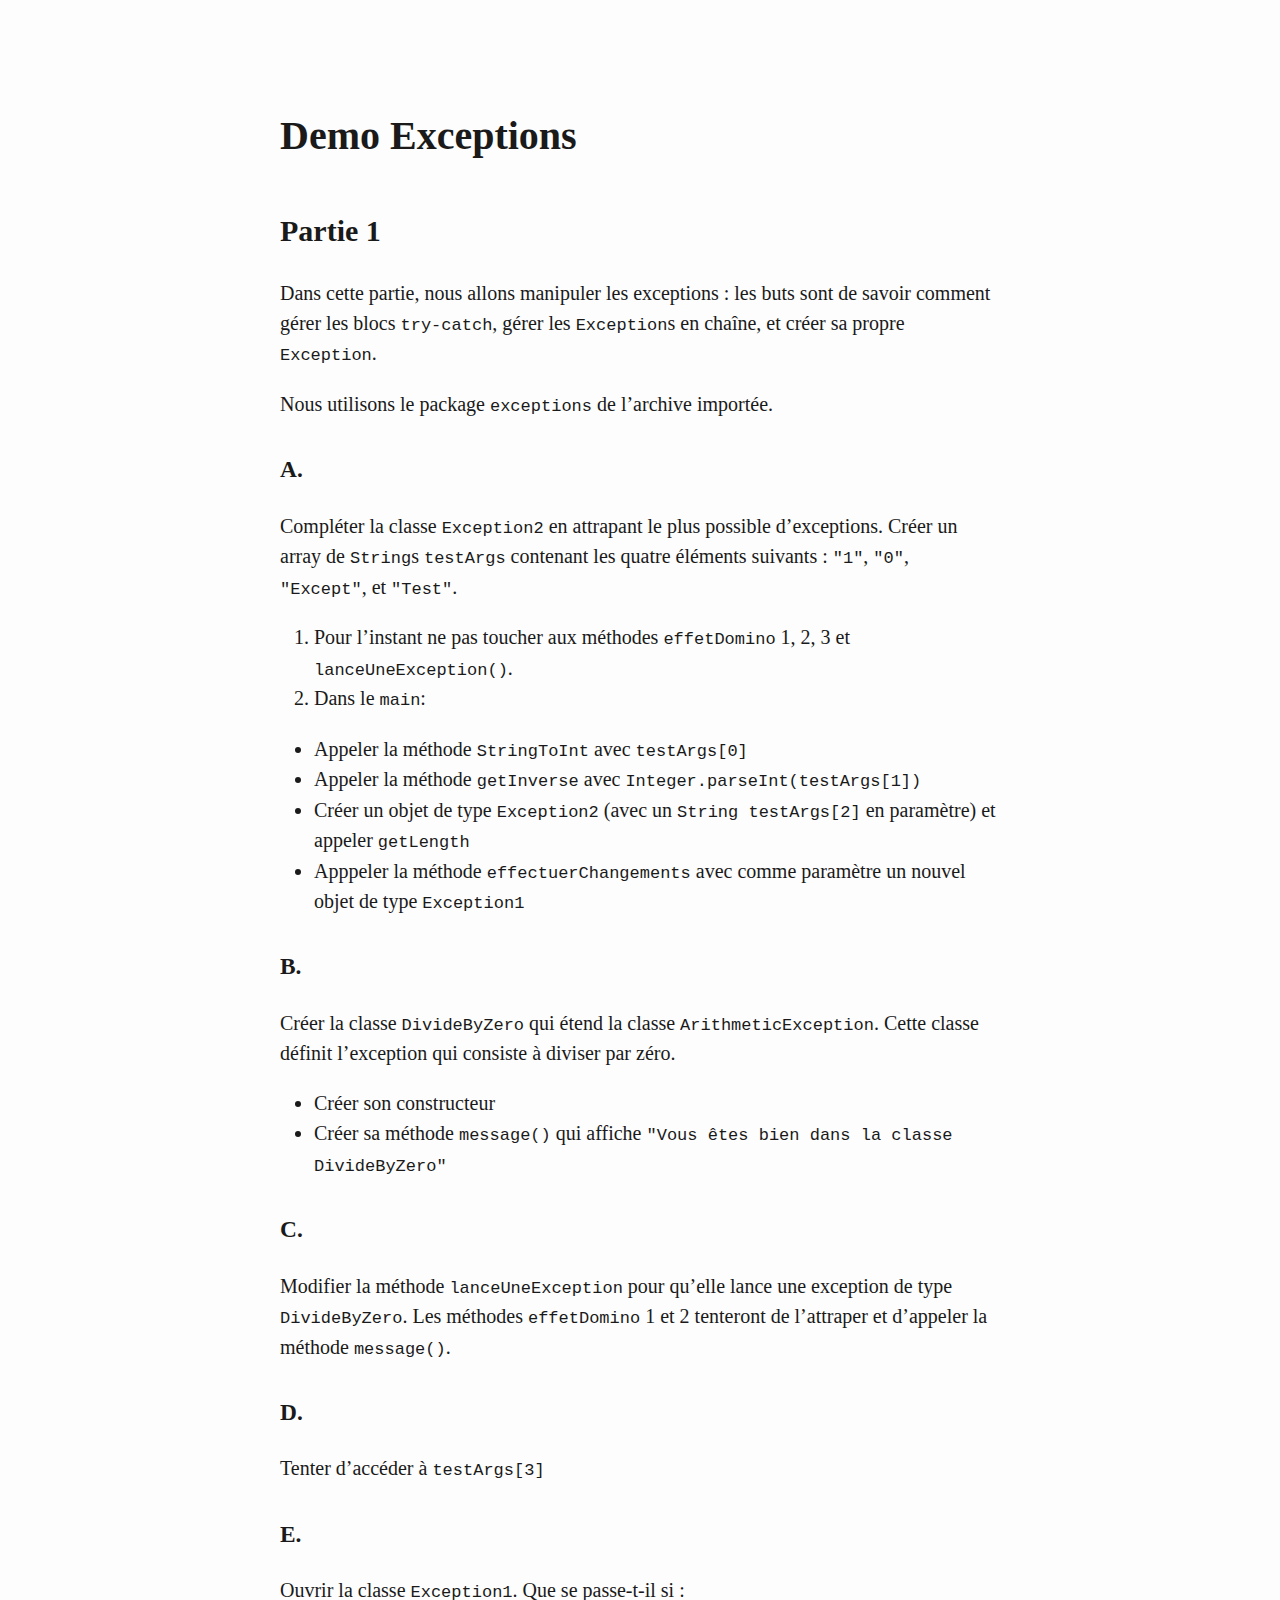
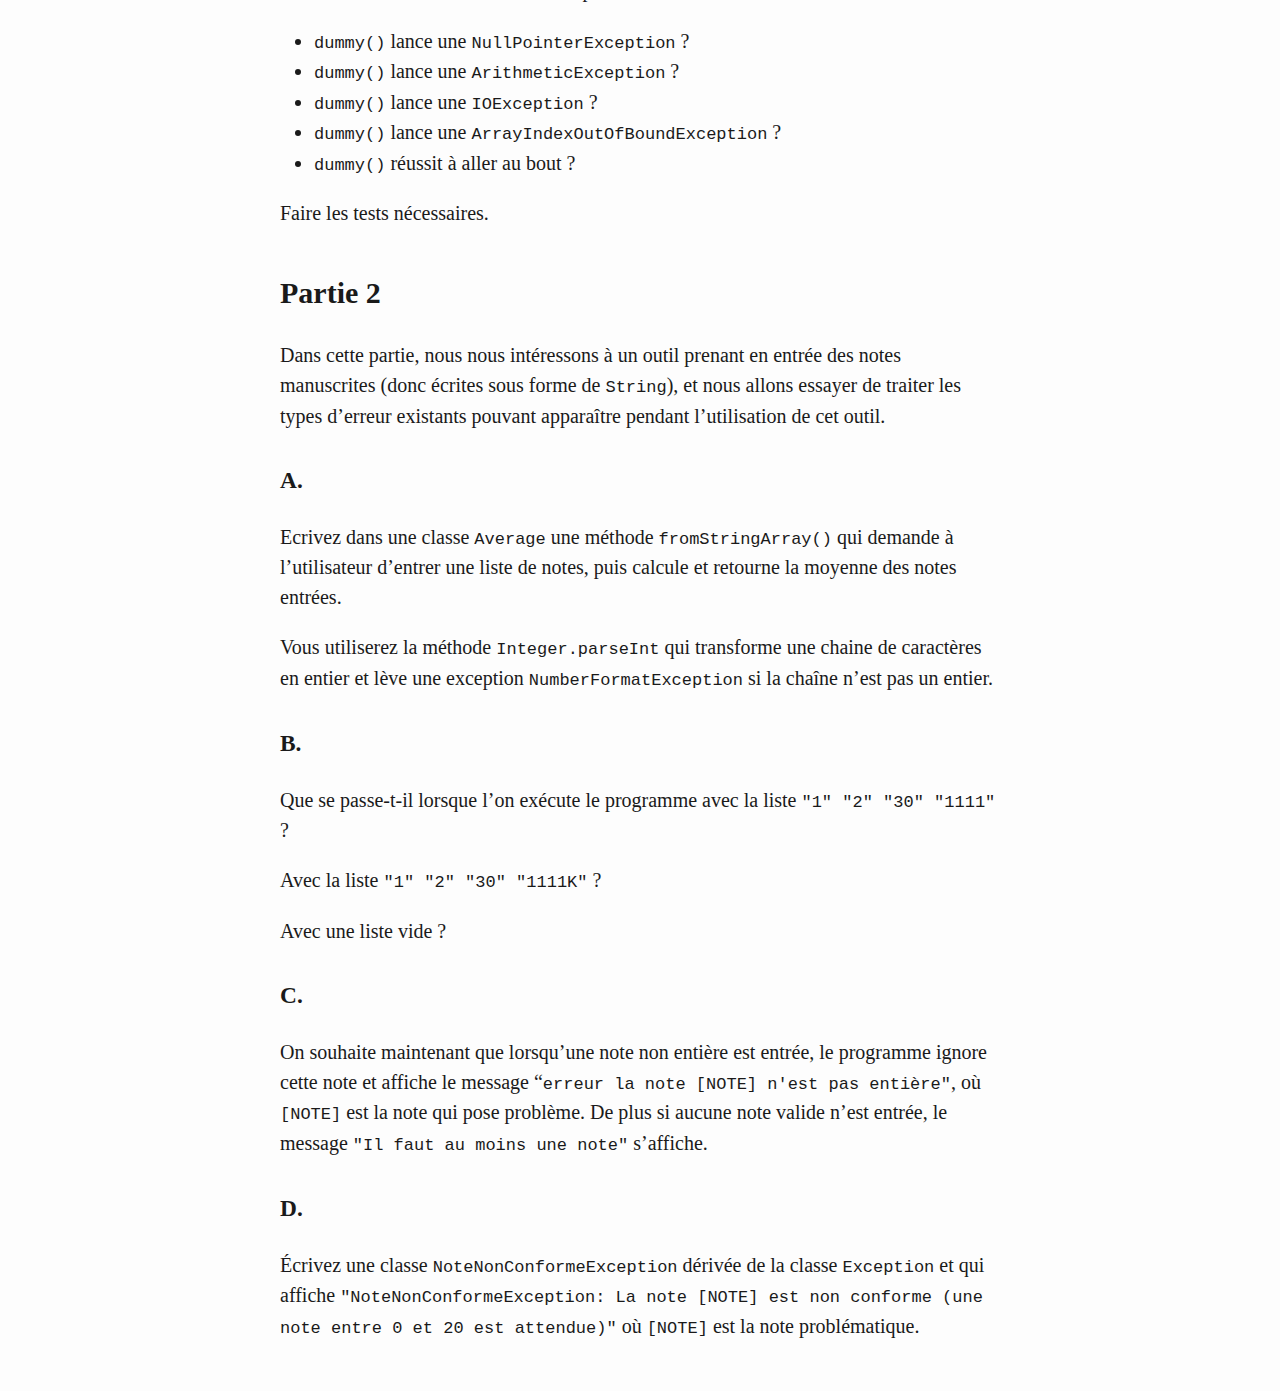
<file: demo.html>
<!DOCTYPE html>
<html xmlns="http://www.w3.org/1999/xhtml" lang="" xml:lang="">
<head>
  <meta charset="utf-8" />
  <meta name="generator" content="pandoc" />
  <meta name="viewport" content="width=device-width, initial-scale=1.0, user-scalable=yes" />
  <title>-</title>
  <style>
    html {
      line-height: 1.5;
      font-family: Georgia, serif;
      font-size: 20px;
      color: #1a1a1a;
      background-color: #fdfdfd;
    }
    body {
      margin: 0 auto;
      max-width: 36em;
      padding-left: 50px;
      padding-right: 50px;
      padding-top: 50px;
      padding-bottom: 50px;
      hyphens: auto;
      overflow-wrap: break-word;
      text-rendering: optimizeLegibility;
      font-kerning: normal;
    }
    @media (max-width: 600px) {
      body {
        font-size: 0.9em;
        padding: 1em;
      }
      h1 {
        font-size: 1.8em;
      }
    }
    @media print {
      body {
        background-color: transparent;
        color: black;
        font-size: 12pt;
      }
      p, h2, h3 {
        orphans: 3;
        widows: 3;
      }
      h2, h3, h4 {
        page-break-after: avoid;
      }
    }
    p {
      margin: 1em 0;
    }
    a {
      color: #1a1a1a;
    }
    a:visited {
      color: #1a1a1a;
    }
    img {
      max-width: 100%;
    }
    h1, h2, h3, h4, h5, h6 {
      margin-top: 1.4em;
    }
    h5, h6 {
      font-size: 1em;
      font-style: italic;
    }
    h6 {
      font-weight: normal;
    }
    ol, ul {
      padding-left: 1.7em;
      margin-top: 1em;
    }
    li > ol, li > ul {
      margin-top: 0;
    }
    blockquote {
      margin: 1em 0 1em 1.7em;
      padding-left: 1em;
      border-left: 2px solid #e6e6e6;
      color: #606060;
    }
    code {
      font-family: Menlo, Monaco, 'Lucida Console', Consolas, monospace;
      font-size: 85%;
      margin: 0;
    }
    pre {
      margin: 1em 0;
      overflow: auto;
    }
    pre code {
      padding: 0;
      overflow: visible;
      overflow-wrap: normal;
    }
    .sourceCode {
     background-color: transparent;
     overflow: visible;
    }
    hr {
      background-color: #1a1a1a;
      border: none;
      height: 1px;
      margin: 1em 0;
    }
    table {
      margin: 1em 0;
      border-collapse: collapse;
      width: 100%;
      overflow-x: auto;
      display: block;
      font-variant-numeric: lining-nums tabular-nums;
    }
    table caption {
      margin-bottom: 0.75em;
    }
    tbody {
      margin-top: 0.5em;
      border-top: 1px solid #1a1a1a;
      border-bottom: 1px solid #1a1a1a;
    }
    th {
      border-top: 1px solid #1a1a1a;
      padding: 0.25em 0.5em 0.25em 0.5em;
    }
    td {
      padding: 0.125em 0.5em 0.25em 0.5em;
    }
    header {
      margin-bottom: 4em;
      text-align: center;
    }
    #TOC li {
      list-style: none;
    }
    #TOC ul {
      padding-left: 1.3em;
    }
    #TOC > ul {
      padding-left: 0;
    }
    #TOC a:not(:hover) {
      text-decoration: none;
    }
    code{white-space: pre-wrap;}
    span.smallcaps{font-variant: small-caps;}
    span.underline{text-decoration: underline;}
    div.column{display: inline-block; vertical-align: top; width: 50%;}
    div.hanging-indent{margin-left: 1.5em; text-indent: -1.5em;}
    ul.task-list{list-style: none;}
  </style>
</head>
<body>
<h1 id="demo-exceptions">Demo Exceptions</h1>
<h2 id="partie-1">Partie 1</h2>
<p>Dans cette partie, nous allons manipuler les exceptions : les buts
sont de savoir comment gérer les blocs <code>try-catch</code>, gérer les
<code>Exception</code>s en chaîne, et créer sa propre
<code>Exception</code>.</p>
<p>Nous utilisons le package <code>exceptions</code> de l’archive
importée.</p>
<h3 id="a.">A.</h3>
<p>Compléter la classe <code>Exception2</code> en attrapant le plus
possible d’exceptions. Créer un array de <code>String</code>s
<code>testArgs</code> contenant les quatre éléments suivants :
<code>"1"</code>, <code>"0"</code>, <code>"Except"</code>, et
<code>"Test"</code>.</p>
<ol type="1">
<li>Pour l’instant ne pas toucher aux méthodes <code>effetDomino</code>
1, 2, 3 et <code>lanceUneException()</code>.</li>
<li>Dans le <code>main</code>:</li>
</ol>
<ul>
<li>Appeler la méthode <code>StringToInt</code> avec
<code>testArgs[0]</code></li>
<li>Appeler la méthode <code>getInverse</code> avec
<code>Integer.parseInt(testArgs[1])</code></li>
<li>Créer un objet de type <code>Exception2</code> (avec un
<code>String testArgs[2]</code> en paramètre) et appeler
<code>getLength</code></li>
<li>Apppeler la méthode <code>effectuerChangements</code> avec comme
paramètre un nouvel objet de type <code>Exception1</code></li>
</ul>
<h3 id="b.">B.</h3>
<p>Créer la classe <code>DivideByZero</code> qui étend la classe
<code>ArithmeticException</code>. Cette classe définit l’exception qui
consiste à diviser par zéro.</p>
<ul>
<li>Créer son constructeur</li>
<li>Créer sa méthode <code>message()</code> qui affiche
<code>"Vous êtes bien dans la classe DivideByZero"</code></li>
</ul>
<h3 id="c.">C.</h3>
<p>Modifier la méthode <code>lanceUneException</code> pour qu’elle lance
une exception de type <code>DivideByZero</code>. Les méthodes
<code>effetDomino</code> 1 et 2 tenteront de l’attraper et d’appeler la
méthode <code>message()</code>.</p>
<h3 id="d.">D.</h3>
<p>Tenter d’accéder à <code>testArgs[3]</code></p>
<h3 id="e.">E.</h3>
<p>Ouvrir la classe <code>Exception1</code>. Que se passe-t-il si :</p>
<ul>
<li><code>dummy()</code> lance une <code>NullPointerException</code>
?</li>
<li><code>dummy()</code> lance une <code>ArithmeticException</code>
?</li>
<li><code>dummy()</code> lance une <code>IOException</code> ?</li>
<li><code>dummy()</code> lance une
<code>ArrayIndexOutOfBoundException</code> ?</li>
<li><code>dummy()</code> réussit à aller au bout ?</li>
</ul>
<p>Faire les tests nécessaires.</p>
<h2 id="partie-2">Partie 2</h2>
<p>Dans cette partie, nous nous intéressons à un outil prenant en entrée
des notes manuscrites (donc écrites sous forme de <code>String</code>),
et nous allons essayer de traiter les types d’erreur existants pouvant
apparaître pendant l’utilisation de cet outil.</p>
<h3 id="a.-1">A.</h3>
<p>Ecrivez dans une classe <code>Average</code> une méthode
<code>fromStringArray()</code> qui demande à l’utilisateur d’entrer une
liste de notes, puis calcule et retourne la moyenne des notes
entrées.</p>
<p>Vous utiliserez la méthode <code>Integer.parseInt</code> qui
transforme une chaine de caractères en entier et lève une exception
<code>NumberFormatException</code> si la chaîne n’est pas un entier.</p>
<h3 id="b.-1">B.</h3>
<p>Que se passe-t-il lorsque l’on exécute le programme avec la liste
<code>"1" "2" "30" "1111"</code> ?</p>
<p>Avec la liste <code>"1" "2" "30" "1111K"</code> ?</p>
<p>Avec une liste vide ?</p>
<h3 id="c.-1">C.</h3>
<p>On souhaite maintenant que lorsqu’une note non entière est entrée, le
programme ignore cette note et affiche le message
“<code>erreur la note [NOTE] n'est pas entière"</code>, où
<code>[NOTE]</code> est la note qui pose problème. De plus si aucune
note valide n’est entrée, le message
<code>"Il faut au moins une note"</code> s’affiche.</p>
<h3 id="d.-1">D.</h3>
<p>Écrivez une classe <code>NoteNonConformeException</code> dérivée de
la classe <code>Exception</code> et qui affiche
<code>"NoteNonConformeException: La note [NOTE] est non conforme (une note entre 0 et 20 est attendue)"</code>
où <code>[NOTE]</code> est la note problématique.</p>
</body>
</html>
</file>
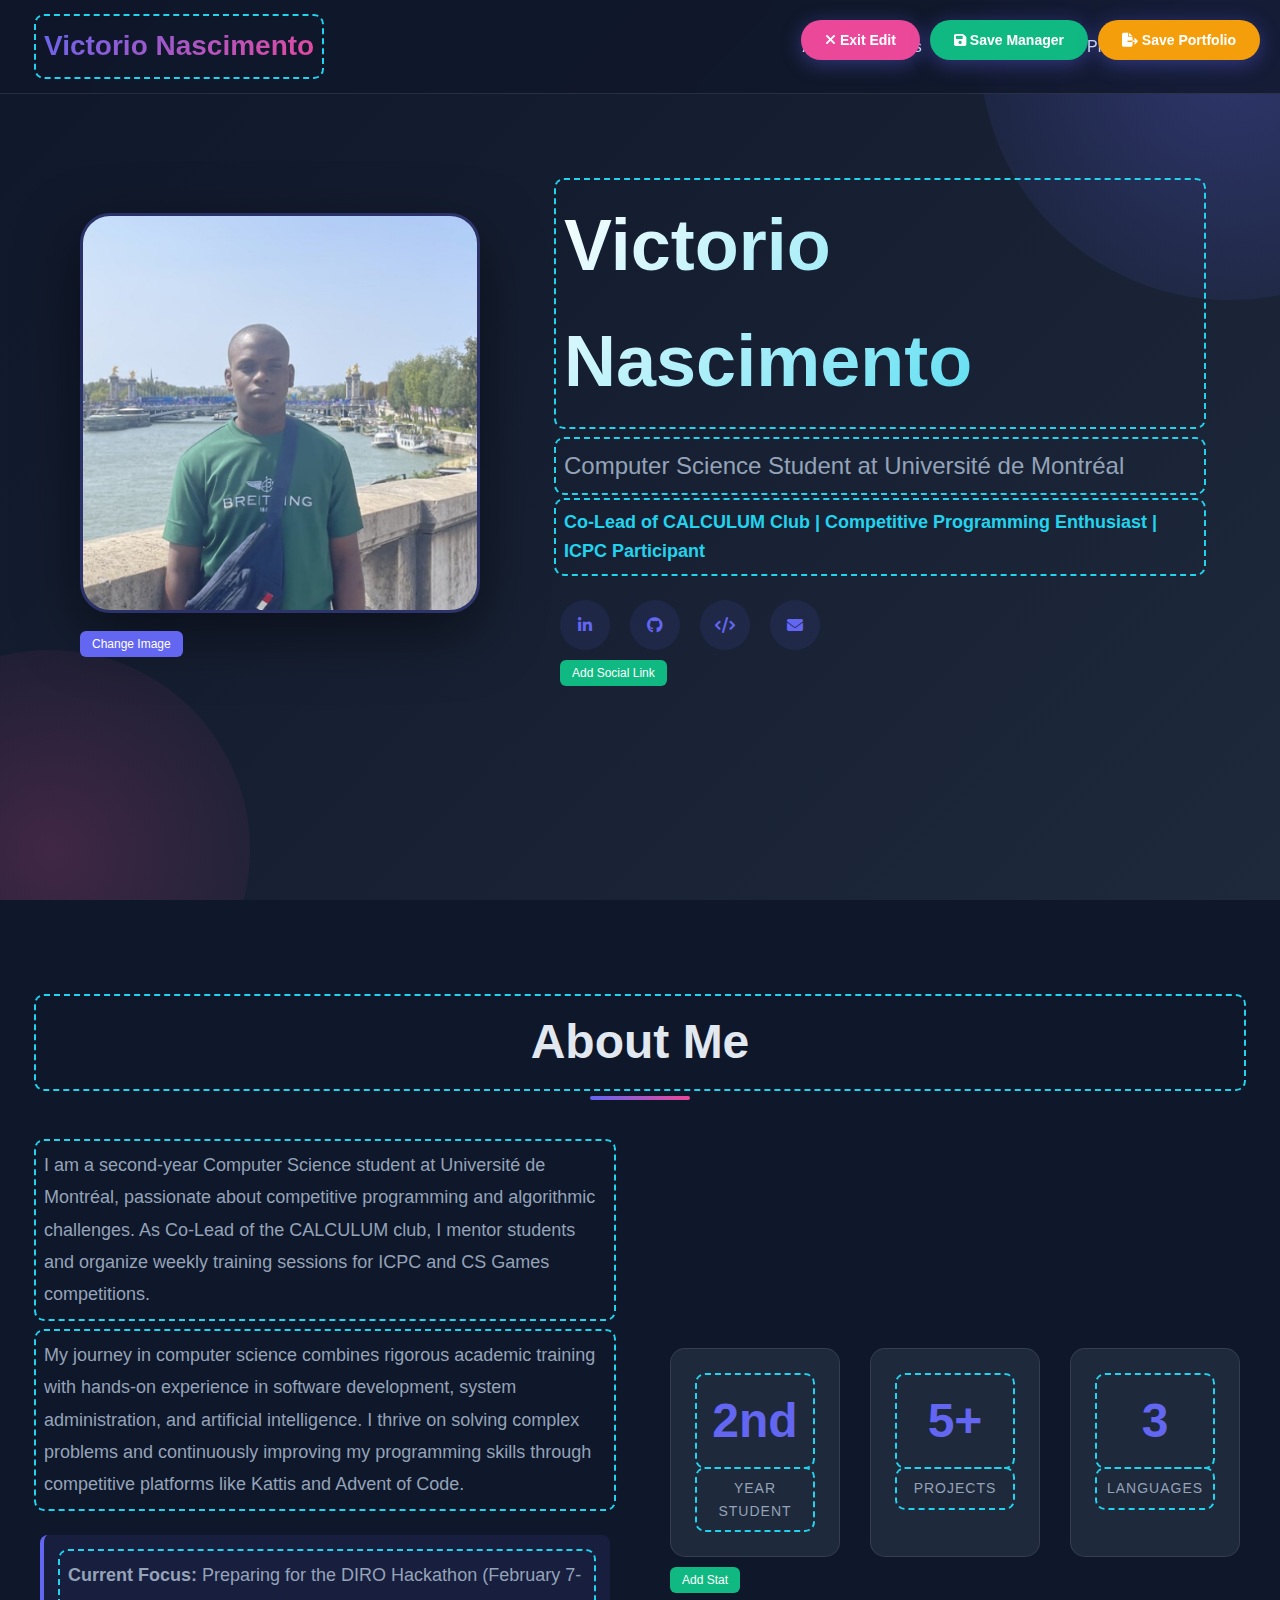
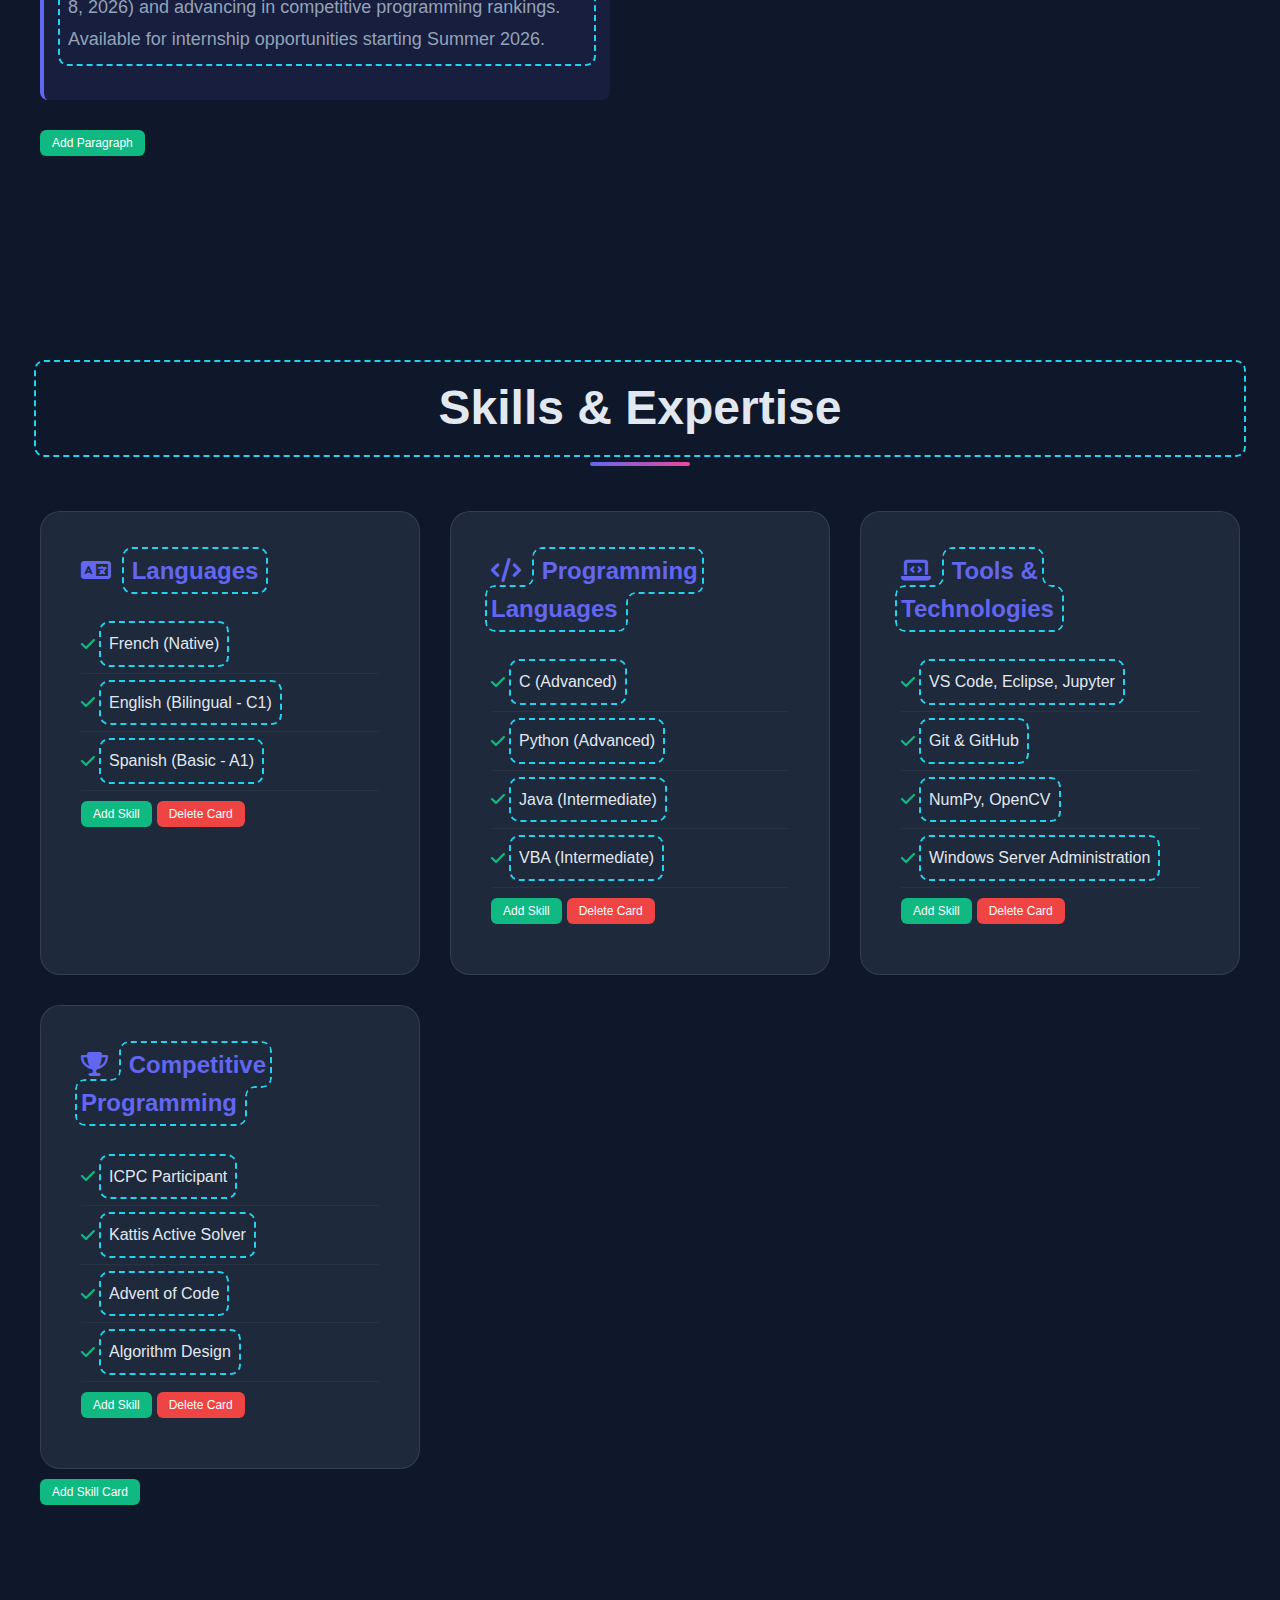
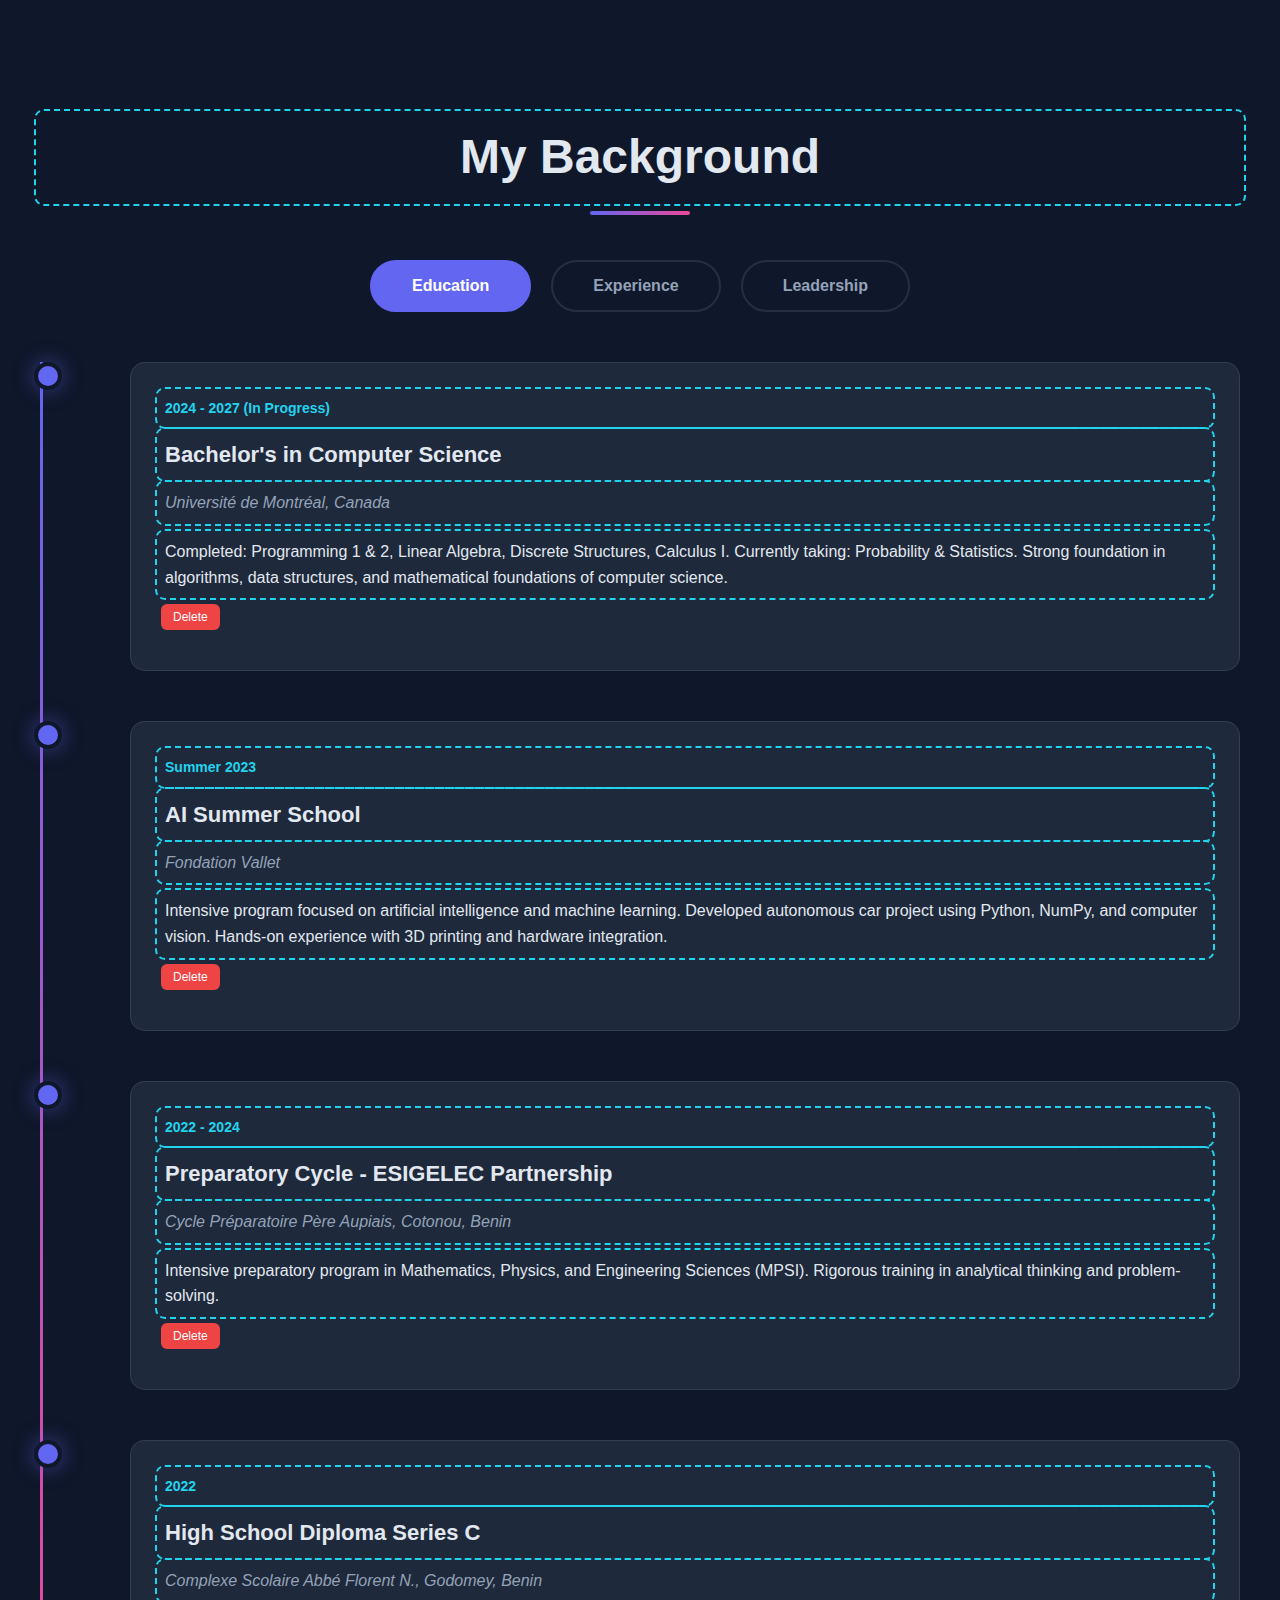
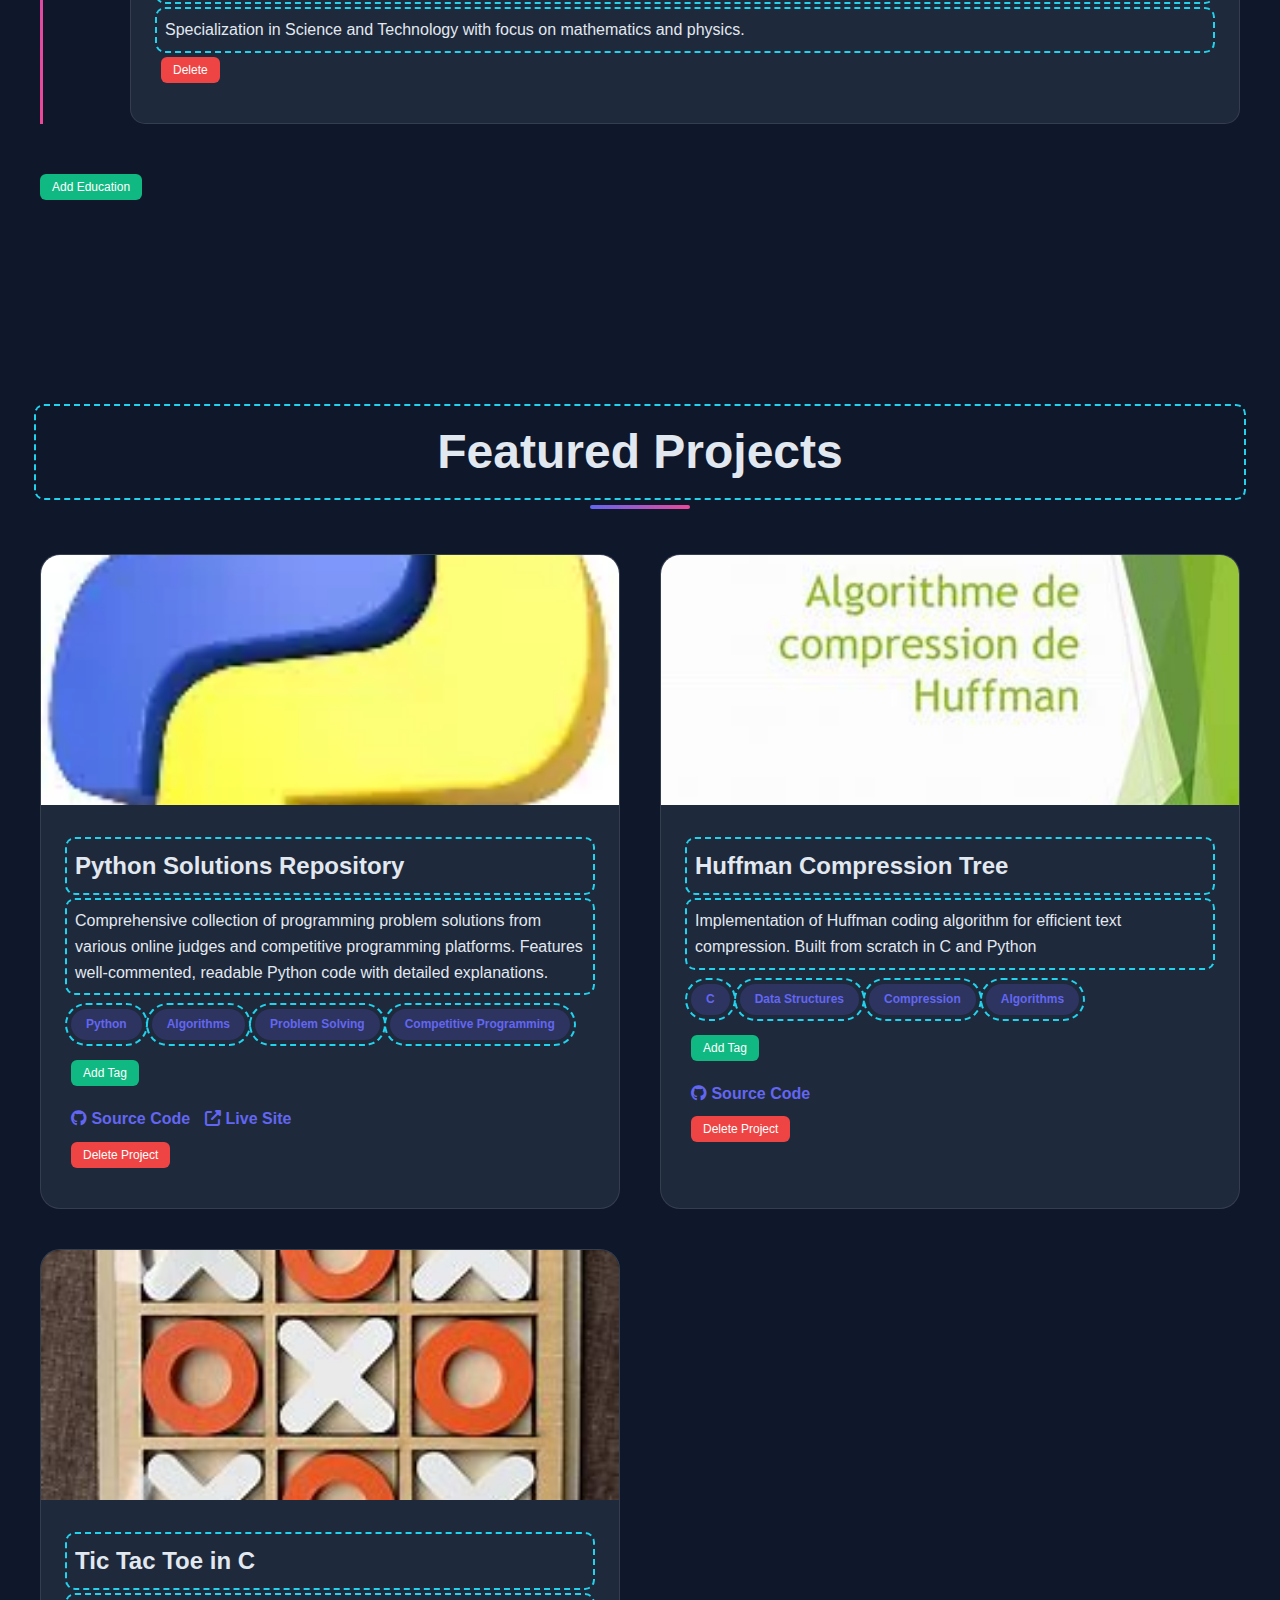
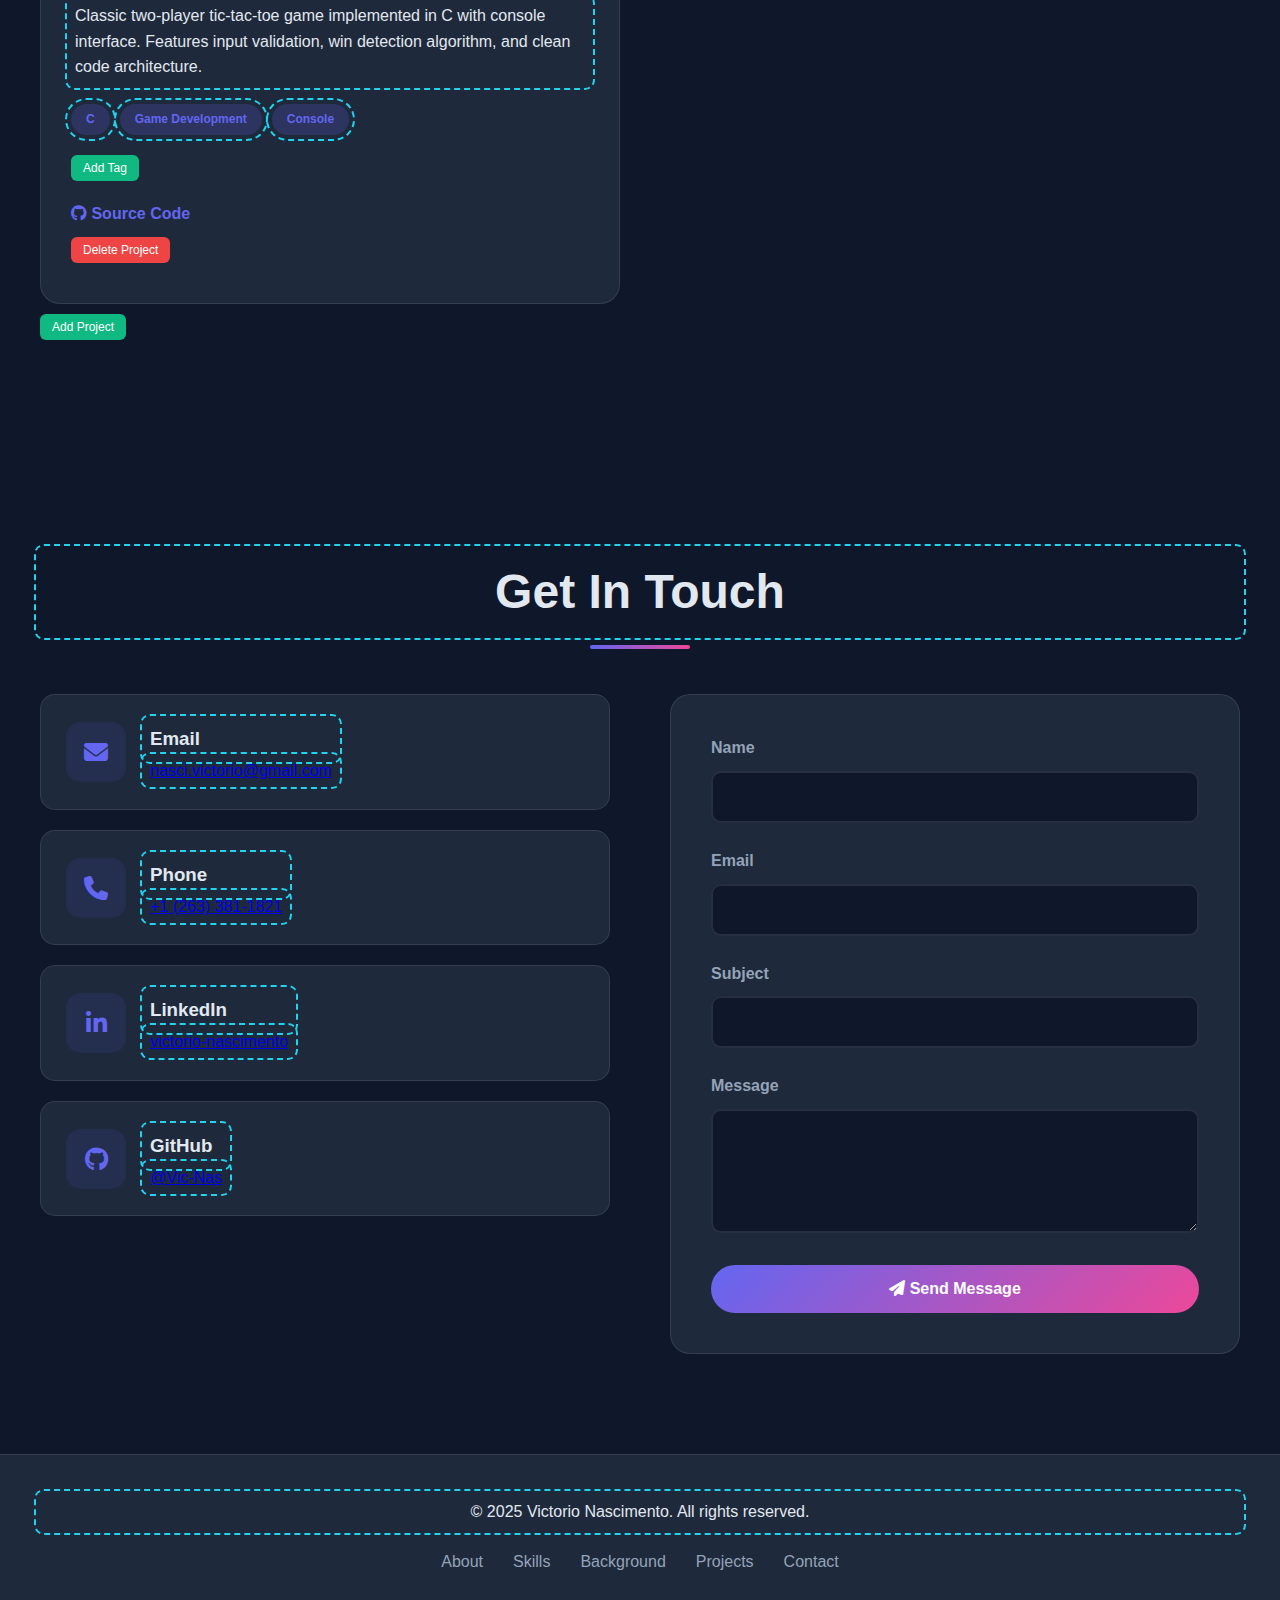
<file: manager.html>
<!DOCTYPE html>
<html lang="en">
<head>
    <meta charset="UTF-8">
    <meta name="viewport" content="width=device-width, initial-scale=1.0">
    <title>Victorio Nascimento - Portfolio Manager</title>
    <link rel="stylesheet" href="https://cdnjs.cloudflare.com/ajax/libs/font-awesome/6.4.0/css/all.min.css">
    <style>
        * {
            margin: 0;
            padding: 0;
            box-sizing: border-box;
        }

        :root {
            --primary: #6366f1;
            --primary-dark: #4f46e5;
            --secondary: #ec4899;
            --dark: #0f172a;
            --dark-light: #1e293b;
            --text: #e2e8f0;
            --text-muted: #94a3b8;
            --accent: #22d3ee;
            --success: #10b981;
        }

        body {
            font-family: 'Inter', -apple-system, BlinkMacSystemFont, 'Segoe UI', sans-serif;
            background: var(--dark);
            color: var(--text);
            line-height: 1.6;
            overflow-x: hidden;
        }

        .edit-toolbar {
            position: fixed;
            top: 20px;
            right: 20px;
            z-index: 10000;
            display: flex;
            gap: 10px;
            flex-wrap: wrap;
        }

        .edit-mode-toggle, .save-btn {
            background: var(--primary);
            color: white;
            border: none;
            padding: 12px 24px;
            border-radius: 50px;
            cursor: pointer;
            font-weight: 600;
            box-shadow: 0 4px 20px rgba(99, 102, 241, 0.4);
            transition: all 0.3s;
            font-size: 14px;
        }

        .edit-mode-toggle:hover, .save-btn:hover {
            transform: translateY(-2px);
            box-shadow: 0 6px 30px rgba(99, 102, 241, 0.6);
        }

        .edit-mode-toggle.active {
            background: var(--secondary);
        }

        .save-btn {
            background: var(--success);
        }

        .save-btn.warning {
            background: #f59e0b;
        }

        .edit-controls {
            display: none;
            gap: 5px;
            margin: 10px 0;
            flex-wrap: wrap;
        }

        .edit-mode .edit-controls {
            display: flex;
        }

        .edit-btn {
            background: var(--primary);
            color: white;
            border: none;
            padding: 6px 12px;
            border-radius: 6px;
            cursor: pointer;
            font-size: 12px;
            transition: all 0.2s;
        }

        .edit-btn:hover {
            background: var(--primary-dark);
            transform: translateY(-1px);
        }

        .edit-btn.delete {
            background: #ef4444;
        }

        .edit-btn.delete:hover {
            background: #dc2626;
        }

        .edit-btn.add {
            background: var(--success);
        }

        [contenteditable="true"] {
            outline: 2px dashed var(--accent);
            outline-offset: 4px;
            padding: 4px;
            border-radius: 4px;
            transition: all 0.2s;
        }

        [contenteditable="true"]:focus {
            outline-color: var(--secondary);
            background: rgba(236, 72, 153, 0.1);
        }

        header {
            background: rgba(15, 23, 42, 0.8);
            backdrop-filter: blur(10px);
            position: fixed;
            width: 100%;
            top: 0;
            z-index: 1000;
            border-bottom: 1px solid rgba(255, 255, 255, 0.1);
        }

        .header-content {
            max-width: 1400px;
            margin: 0 auto;
            padding: 20px 40px;
            display: flex;
            justify-content: space-between;
            align-items: center;
        }

        .logo {
            font-size: 28px;
            font-weight: 800;
            background: linear-gradient(135deg, var(--primary), var(--secondary));
            -webkit-background-clip: text;
            -webkit-text-fill-color: transparent;
            background-clip: text;
        }

        nav ul {
            display: flex;
            gap: 40px;
            list-style: none;
        }

        nav a {
            color: var(--text);
            text-decoration: none;
            font-weight: 500;
            transition: color 0.3s;
            position: relative;
        }

        nav a::after {
            content: '';
            position: absolute;
            bottom: -5px;
            left: 0;
            width: 0;
            height: 2px;
            background: var(--primary);
            transition: width 0.3s;
        }

        nav a:hover::after {
            width: 100%;
        }

        .hero {
            min-height: 100vh;
            display: flex;
            align-items: center;
            justify-content: center;
            background: linear-gradient(135deg, #0f172a 0%, #1e293b 100%);
            position: relative;
            overflow: hidden;
            padding-top: 80px;
        }

        .hero::before {
            content: '';
            position: absolute;
            width: 500px;
            height: 500px;
            background: radial-gradient(circle, rgba(99, 102, 241, 0.3), transparent);
            border-radius: 50%;
            top: -200px;
            right: -200px;
            animation: float 6s ease-in-out infinite;
        }

        .hero::after {
            content: '';
            position: absolute;
            width: 400px;
            height: 400px;
            background: radial-gradient(circle, rgba(236, 72, 153, 0.2), transparent);
            border-radius: 50%;
            bottom: -150px;
            left: -150px;
            animation: float 8s ease-in-out infinite;
        }

        @keyframes float {
            0%, 100% { transform: translateY(0px); }
            50% { transform: translateY(20px); }
        }

        .hero-content {
            max-width: 1400px;
            margin: 0 auto;
            padding: 0 40px;
            display: flex;
            align-items: center;
            gap: 80px;
            position: relative;
            z-index: 1;
        }

        .profile-image {
            width: 400px;
            height: 400px;
            border-radius: 30px;
            object-fit: cover;
            box-shadow: 0 20px 60px rgba(0, 0, 0, 0.5);
            border: 3px solid rgba(99, 102, 241, 0.3);
            transition: transform 0.3s;
        }

        .profile-image:hover {
            transform: scale(1.05) rotate(2deg);
        }

        .hero-text h1 {
            font-size: 72px;
            font-weight: 900;
            margin-bottom: 20px;
            background: linear-gradient(135deg, #fff, var(--accent));
            -webkit-background-clip: text;
            -webkit-text-fill-color: transparent;
            background-clip: text;
        }

        .hero-text .tagline {
            font-size: 24px;
            color: var(--text-muted);
            margin-bottom: 15px;
        }

        .hero-text .sub-tagline {
            font-size: 18px;
            color: var(--accent);
            margin-bottom: 30px;
            font-weight: 600;
        }

        .social-links {
            display: flex;
            gap: 20px;
            margin-top: 30px;
            flex-wrap: wrap;
        }

        .social-link {
            width: 50px;
            height: 50px;
            border-radius: 50%;
            background: rgba(99, 102, 241, 0.1);
            display: flex;
            align-items: center;
            justify-content: center;
            color: var(--primary);
            text-decoration: none;
            transition: all 0.3s;
            border: 2px solid transparent;
        }

        .social-link:hover {
            background: var(--primary);
            color: white;
            transform: translateY(-5px);
            border-color: var(--primary);
        }

        section {
            padding: 100px 40px;
            max-width: 1400px;
            margin: 0 auto;
        }

        .section-title {
            font-size: 48px;
            font-weight: 800;
            margin-bottom: 60px;
            text-align: center;
            position: relative;
        }

        .section-title::after {
            content: '';
            position: absolute;
            bottom: -15px;
            left: 50%;
            transform: translateX(-50%);
            width: 100px;
            height: 4px;
            background: linear-gradient(90deg, var(--primary), var(--secondary));
            border-radius: 2px;
        }

        .about-content {
            display: grid;
            grid-template-columns: 1fr 1fr;
            gap: 60px;
            align-items: center;
        }

        .about-text p {
            font-size: 18px;
            color: var(--text-muted);
            margin-bottom: 20px;
            line-height: 1.8;
        }

        .about-highlight {
            background: rgba(99, 102, 241, 0.1);
            border-left: 4px solid var(--primary);
            padding: 20px;
            margin: 30px 0;
            border-radius: 8px;
        }

        .stats-grid {
            display: grid;
            grid-template-columns: repeat(3, 1fr);
            gap: 30px;
            margin-top: 40px;
        }

        .stat-card {
            background: var(--dark-light);
            padding: 30px;
            border-radius: 15px;
            text-align: center;
            border: 1px solid rgba(255, 255, 255, 0.1);
            transition: all 0.3s;
        }

        .stat-card:hover {
            transform: translateY(-5px);
            border-color: var(--primary);
            box-shadow: 0 10px 30px rgba(99, 102, 241, 0.2);
        }

        .stat-number {
            font-size: 48px;
            font-weight: 900;
            color: var(--primary);
            margin-bottom: 10px;
        }

        .stat-label {
            color: var(--text-muted);
            font-size: 14px;
            text-transform: uppercase;
            letter-spacing: 1px;
        }

        .skills-grid {
            display: grid;
            grid-template-columns: repeat(auto-fit, minmax(300px, 1fr));
            gap: 30px;
        }

        .skill-card {
            background: var(--dark-light);
            padding: 40px;
            border-radius: 20px;
            border: 1px solid rgba(255, 255, 255, 0.1);
            transition: all 0.3s;
        }

        .skill-card:hover {
            transform: translateY(-10px);
            border-color: var(--primary);
            box-shadow: 0 20px 40px rgba(99, 102, 241, 0.2);
        }

        .skill-card h3 {
            font-size: 24px;
            margin-bottom: 25px;
            color: var(--primary);
        }

        .skill-card h3 i {
            margin-right: 10px;
        }

        .skill-list {
            list-style: none;
        }

        .skill-item {
            padding: 12px 0;
            border-bottom: 1px solid rgba(255, 255, 255, 0.05);
            display: flex;
            align-items: center;
            gap: 10px;
        }

        .skill-item i {
            color: var(--success);
        }

        .tabs {
            display: flex;
            justify-content: center;
            gap: 20px;
            margin-bottom: 50px;
        }

        .tab-btn {
            background: transparent;
            color: var(--text-muted);
            border: 2px solid rgba(255, 255, 255, 0.1);
            padding: 15px 40px;
            border-radius: 50px;
            cursor: pointer;
            font-size: 16px;
            font-weight: 600;
            transition: all 0.3s;
        }

        .tab-btn.active {
            background: var(--primary);
            color: white;
            border-color: var(--primary);
        }

        .tab-content {
            display: none;
        }

        .tab-content.active {
            display: block;
        }

        .timeline {
            position: relative;
            padding-left: 50px;
        }

        .timeline::before {
            content: '';
            position: absolute;
            left: 0;
            top: 0;
            height: 100%;
            width: 3px;
            background: linear-gradient(180deg, var(--primary), var(--secondary));
        }

        .timeline-item {
            position: relative;
            margin-bottom: 50px;
            padding-left: 40px;
        }

        .timeline-item::before {
            content: '';
            position: absolute;
            left: -56px;
            top: 0;
            width: 20px;
            height: 20px;
            border-radius: 50%;
            background: var(--primary);
            border: 4px solid var(--dark);
            box-shadow: 0 0 20px rgba(99, 102, 241, 0.5);
        }

        .timeline-content {
            background: var(--dark-light);
            padding: 30px;
            border-radius: 15px;
            border: 1px solid rgba(255, 255, 255, 0.1);
            transition: all 0.3s;
        }

        .timeline-content:hover {
            transform: translateX(10px);
            border-color: var(--primary);
        }

        .timeline-date {
            color: var(--accent);
            font-weight: 600;
            margin-bottom: 10px;
            font-size: 14px;
        }

        .timeline-title {
            font-size: 22px;
            margin-bottom: 10px;
            color: var(--text);
        }

        .timeline-location {
            color: var(--text-muted);
            font-style: italic;
            margin-bottom: 15px;
        }

        .projects-grid {
            display: grid;
            grid-template-columns: repeat(auto-fit, minmax(400px, 1fr));
            gap: 40px;
        }

        .project-card {
            background: var(--dark-light);
            border-radius: 20px;
            overflow: hidden;
            border: 1px solid rgba(255, 255, 255, 0.1);
            transition: all 0.3s;
        }

        .project-card:hover {
            transform: translateY(-10px);
            box-shadow: 0 20px 40px rgba(0, 0, 0, 0.5);
            border-color: var(--primary);
        }

        .project-image {
            width: 100%;
            height: 250px;
            object-fit: cover;
        }

        .project-content {
            padding: 30px;
        }

        .project-title {
            font-size: 24px;
            margin-bottom: 15px;
            color: var(--text);
        }

        .project-tags {
            display: flex;
            flex-wrap: wrap;
            gap: 10px;
            margin: 20px 0;
        }

        .project-tag {
            background: rgba(99, 102, 241, 0.2);
            color: var(--primary);
            padding: 6px 15px;
            border-radius: 20px;
            font-size: 12px;
            font-weight: 600;
        }

        .project-links {
            display: flex;
            gap: 15px;
            margin-top: 20px;
        }

        .project-link {
            color: var(--primary);
            text-decoration: none;
            font-weight: 600;
            transition: color 0.3s;
        }

        .project-link:hover {
            color: var(--secondary);
        }

        .contact-grid {
            display: grid;
            grid-template-columns: 1fr 1fr;
            gap: 60px;
        }

        .contact-item {
            display: flex;
            align-items: center;
            gap: 20px;
            padding: 25px;
            background: var(--dark-light);
            border-radius: 15px;
            border: 1px solid rgba(255, 255, 255, 0.1);
            transition: all 0.3s;
            margin-bottom: 20px;
        }

        .contact-item:hover {
            transform: translateX(10px);
            border-color: var(--primary);
        }

        .contact-icon {
            width: 60px;
            height: 60px;
            border-radius: 15px;
            background: rgba(99, 102, 241, 0.1);
            display: flex;
            align-items: center;
            justify-content: center;
            color: var(--primary);
            font-size: 24px;
        }

        .contact-form {
            background: var(--dark-light);
            padding: 40px;
            border-radius: 20px;
            border: 1px solid rgba(255, 255, 255, 0.1);
        }

        .form-group {
            margin-bottom: 25px;
        }

        .form-group label {
            display: block;
            margin-bottom: 10px;
            color: var(--text-muted);
            font-weight: 600;
        }

        .form-group input,
        .form-group textarea {
            width: 100%;
            padding: 15px;
            background: var(--dark);
            border: 2px solid rgba(255, 255, 255, 0.1);
            border-radius: 10px;
            color: var(--text);
            font-size: 16px;
            transition: all 0.3s;
        }

        .form-group input:focus,
        .form-group textarea:focus {
            outline: none;
            border-color: var(--primary);
        }

        .submit-btn {
            background: linear-gradient(135deg, var(--primary), var(--secondary));
            color: white;
            border: none;
            padding: 15px 40px;
            border-radius: 50px;
            cursor: pointer;
            font-size: 16px;
            font-weight: 600;
            transition: all 0.3s;
            width: 100%;
        }

        .submit-btn:hover {
            transform: translateY(-3px);
            box-shadow: 0 10px 30px rgba(99, 102, 241, 0.4);
        }

        footer {
            background: var(--dark-light);
            padding: 40px;
            text-align: center;
            border-top: 1px solid rgba(255, 255, 255, 0.1);
        }

        .footer-content {
            max-width: 1400px;
            margin: 0 auto;
        }

        .footer-links {
            margin-top: 20px;
            display: flex;
            justify-content: center;
            gap: 30px;
            flex-wrap: wrap;
        }

        .footer-link {
            color: var(--text-muted);
            text-decoration: none;
            transition: color 0.3s;
        }

        .footer-link:hover {
            color: var(--primary);
        }

        @media (max-width: 768px) {
            .hero-content, .about-content, .contact-grid {
                flex-direction: column;
                grid-template-columns: 1fr;
            }

            .hero-text h1 {
                font-size: 48px;
            }

            nav ul {
                flex-direction: column;
                gap: 15px;
            }
        }

        .save-notification {
            position: fixed;
            top: 100px;
            right: 20px;
            background: var(--success);
            color: white;
            padding: 15px 25px;
            border-radius: 10px;
            box-shadow: 0 4px 20px rgba(0, 0, 0, 0.3);
            z-index: 10001;
            animation: slideIn 0.3s ease-out;
        }

        @keyframes slideIn {
            from {
                transform: translateX(400px);
                opacity: 0;
            }
            to {
                transform: translateX(0);
                opacity: 1;
            }
        }
    </style>
</head>
<body class="edit-mode">
    <div class="edit-toolbar">
        <button class="edit-mode-toggle active" onclick="toggleEditMode()">
            <i class="fas fa-times"></i> Exit Edit
        </button>
        <button class="save-btn" onclick="saveToLocalStorage()">
            <i class="fas fa-save"></i> Save Manager
        </button>
        <button class="save-btn warning" onclick="savePortfolio()">
            <i class="fas fa-file-export"></i> Save Portfolio
        </button>
    </div>

    <header>
        <div class="header-content">
            <div class="logo" contenteditable="true">Victorio Nascimento</div>
            <nav>
                <ul id="nav-menu">
                    <li><a href="#about">About</a></li>
                    <li><a href="#skills">Skills</a></li>
                    <li><a href="#education-experience">Background</a></li>
                    <li><a href="#projects">Projects</a></li>
                    <li><a href="#contact">Contact</a></li>
                </ul>
            </nav>
        </div>
    </header>

    <section class="hero">
        <div class="hero-content">
            <div>
                <img src="assets/images/profile.jpg" alt="Victorio Nascimento" class="profile-image" id="profile-img">
                <div class="edit-controls">
                    <button class="edit-btn" onclick="changeImage('profile-img')">Change Image</button>
                </div>
            </div>
            <div class="hero-text">
                <h1 contenteditable="true">Victorio Nascimento</h1>
                <p class="tagline" contenteditable="true">Computer Science Student at Université de Montréal</p>
                <p class="sub-tagline" contenteditable="true">Co-Lead of CALCULUM Club | Competitive Programming Enthusiast | ICPC Participant</p>
                <div class="social-links" id="social-links">
                    <a href="https://linkedin.com/in/victorio-nascimento-866386345/" class="social-link" target="_blank">
                        <i class="fab fa-linkedin-in"></i>
                    </a>
                    <a href="https://github.com/Vic-Nas" class="social-link" target="_blank">
                        <i class="fab fa-github"></i>
                    </a>
                    <a href="https://open.kattis.com/users/vic-nas" class="social-link" target="_blank">
                        <i class="fas fa-code"></i>
                    </a>
                    <a href="mailto:nasci.victorio@gmail.com" class="social-link">
                        <i class="fas fa-envelope"></i>
                    </a>
                </div>
                <div class="edit-controls">
                    <button class="edit-btn add" onclick="addSocialLink()">Add Social Link</button>
                </div>
            </div>
        </div>
    </section>

    <section id="about" class="about">
        <h2 class="section-title" contenteditable="true">About Me</h2>
        <div class="about-content">
            <div class="about-text">
                <p contenteditable="true">I am a second-year Computer Science student at Université de Montréal, passionate about competitive programming and algorithmic challenges. As Co-Lead of the CALCULUM club, I mentor students and organize weekly training sessions for ICPC and CS Games competitions.</p>
                <p contenteditable="true">My journey in computer science combines rigorous academic training with hands-on experience in software development, system administration, and artificial intelligence. I thrive on solving complex problems and continuously improving my programming skills through competitive platforms like Kattis and Advent of Code.</p>
                <div class="about-highlight">
                    <p contenteditable="true"><strong>Current Focus:</strong> Preparing for the DIRO Hackathon (February 7-8, 2026) and advancing in competitive programming rankings. Available for internship opportunities starting Summer 2026.</p>
                </div>
                <div class="edit-controls">
                    <button class="edit-btn add" onclick="addAboutParagraph()">Add Paragraph</button>
                </div>
            </div>
            <div>
                <div class="stats-grid" id="stats-grid">
                    <div class="stat-card">
                        <div class="stat-number" contenteditable="true">2nd</div>
                        <div class="stat-label" contenteditable="true">Year Student</div>
                    </div>
                    <div class="stat-card">
                        <div class="stat-number" contenteditable="true">5+</div>
                        <div class="stat-label" contenteditable="true">Projects</div>
                    </div>
                    <div class="stat-card">
                        <div class="stat-number" contenteditable="true">3</div>
                        <div class="stat-label" contenteditable="true">Languages</div>
                    </div>
                </div>
                <div class="edit-controls">
                    <button class="edit-btn add" onclick="addStatCard()">Add Stat</button>
                </div>
            </div>
        </div>
    </section>

    <section id="skills" class="skills">
        <h2 class="section-title" contenteditable="true">Skills & Expertise</h2>
        <div class="skills-grid" id="skills-grid">
            <div class="skill-card">
                <h3><i class="fas fa-language"></i> <span contenteditable="true">Languages</span></h3>
                <ul class="skill-list">
                    <li class="skill-item"><i class="fas fa-check"></i> <span contenteditable="true">French (Native)</span></li>
                    <li class="skill-item"><i class="fas fa-check"></i> <span contenteditable="true">English (Bilingual - C1)</span></li>
                    <li class="skill-item"><i class="fas fa-check"></i> <span contenteditable="true">Spanish (Basic - A1)</span></li>
                </ul>
                <div class="edit-controls">
                    <button class="edit-btn add" onclick="addSkillItem(this)">Add Skill</button>
                    <button class="edit-btn delete" onclick="deleteCard(this)">Delete Card</button>
                </div>
            </div>

            <div class="skill-card">
                <h3><i class="fas fa-code"></i> <span contenteditable="true">Programming Languages</span></h3>
                <ul class="skill-list">
                    <li class="skill-item"><i class="fas fa-check"></i> <span contenteditable="true">C (Advanced)</span></li>
                    <li class="skill-item"><i class="fas fa-check"></i> <span contenteditable="true">Python (Advanced)</span></li>
                    <li class="skill-item"><i class="fas fa-check"></i> <span contenteditable="true">Java (Intermediate)</span></li>
                    <li class="skill-item"><i class="fas fa-check"></i> <span contenteditable="true">VBA (Intermediate)</span></li>
                </ul>
                <div class="edit-controls">
                    <button class="edit-btn add" onclick="addSkillItem(this)">Add Skill</button>
                    <button class="edit-btn delete" onclick="deleteCard(this)">Delete Card</button>
                </div>
            </div>

            <div class="skill-card">
                <h3><i class="fas fa-laptop-code"></i> <span contenteditable="true">Tools & Technologies</span></h3>
                <ul class="skill-list">
                    <li class="skill-item"><i class="fas fa-check"></i> <span contenteditable="true">VS Code, Eclipse, Jupyter</span></li>
                    <li class="skill-item"><i class="fas fa-check"></i> <span contenteditable="true">Git & GitHub</span></li>
                    <li class="skill-item"><i class="fas fa-check"></i> <span contenteditable="true">NumPy, OpenCV</span></li>
                    <li class="skill-item"><i class="fas fa-check"></i> <span contenteditable="true">Windows Server Administration</span></li>
                </ul>
                <div class="edit-controls">
                    <button class="edit-btn add" onclick="addSkillItem(this)">Add Skill</button>
                    <button class="edit-btn delete" onclick="deleteCard(this)">Delete Card</button>
                </div>
            </div>

            <div class="skill-card">
                <h3><i class="fas fa-trophy"></i> <span contenteditable="true">Competitive Programming</span></h3>
                <ul class="skill-list">
                    <li class="skill-item"><i class="fas fa-check"></i> <span contenteditable="true">ICPC Participant</span></li>
                    <li class="skill-item"><i class="fas fa-check"></i> <span contenteditable="true">Kattis Active Solver</span></li>
                    <li class="skill-item"><i class="fas fa-check"></i> <span contenteditable="true">Advent of Code</span></li>
                    <li class="skill-item"><i class="fas fa-check"></i> <span contenteditable="true">Algorithm Design</span></li>
                </ul>
                <div class="edit-controls">
                    <button class="edit-btn add" onclick="addSkillItem(this)">Add Skill</button>
                    <button class="edit-btn delete" onclick="deleteCard(this)">Delete Card</button>
                </div>
            </div>
        </div>
        <div class="edit-controls">
            <button class="edit-btn add" onclick="addSkillCard()">Add Skill Card</button>
        </div>
    </section>

    <section id="education-experience" class="education-experience">
        <h2 class="section-title" contenteditable="true">My Background</h2>
        
        <div class="tabs">
            <button class="tab-btn active" data-tab="education">Education</button>
            <button class="tab-btn" data-tab="experience">Experience</button>
            <button class="tab-btn" data-tab="leadership">Leadership</button>
        </div>
        
        <div id="education" class="tab-content active">
            <div class="timeline" id="education-timeline">
                <div class="timeline-item">
                    <div class="timeline-content">
                        <p class="timeline-date" contenteditable="true">2024 - 2027 (In Progress)</p>
                        <h3 class="timeline-title" contenteditable="true">Bachelor's in Computer Science</h3>
                        <p class="timeline-location" contenteditable="true">Université de Montréal, Canada</p>
                        <p contenteditable="true">Completed: Programming 1 & 2, Linear Algebra, Discrete Structures, Calculus I. Currently taking: Probability & Statistics. Strong foundation in algorithms, data structures, and mathematical foundations of computer science.</p>
                        <div class="edit-controls">
                            <button class="edit-btn delete" onclick="deleteTimelineItem(this)">Delete</button>
                        </div>
                    </div>
                </div>
                
                <div class="timeline-item">
                    <div class="timeline-content">
                        <p class="timeline-date" contenteditable="true">Summer 2023</p>
                        <h3 class="timeline-title" contenteditable="true">AI Summer School</h3>
                        <p class="timeline-location" contenteditable="true">Fondation Vallet</p>
                        <p contenteditable="true">Intensive program focused on artificial intelligence and machine learning. Developed autonomous car project using Python, NumPy, and computer vision. Hands-on experience with 3D printing and hardware integration.</p>
                        <div class="edit-controls">
                            <button class="edit-btn delete" onclick="deleteTimelineItem(this)">Delete</button>
                        </div>
                    </div>
                </div>
                
                <div class="timeline-item">
                    <div class="timeline-content">
                        <p class="timeline-date" contenteditable="true">2022 - 2024</p>
                        <h3 class="timeline-title" contenteditable="true">Preparatory Cycle - ESIGELEC Partnership</h3>
                        <p class="timeline-location" contenteditable="true">Cycle Préparatoire Père Aupiais, Cotonou, Benin</p>
                        <p contenteditable="true">Intensive preparatory program in Mathematics, Physics, and Engineering Sciences (MPSI). Rigorous training in analytical thinking and problem-solving.</p>
                        <div class="edit-controls">
                            <button class="edit-btn delete" onclick="deleteTimelineItem(this)">Delete</button>
                        </div>
                    </div>
                </div>
                
                <div class="timeline-item">
                    <div class="timeline-content">
                        <p class="timeline-date" contenteditable="true">2022</p>
                        <h3 class="timeline-title" contenteditable="true">High School Diploma Series C</h3>
                        <p class="timeline-location" contenteditable="true">Complexe Scolaire Abbé Florent N., Godomey, Benin</p>
                        <p contenteditable="true">Specialization in Science and Technology with focus on mathematics and physics.</p>
                        <div class="edit-controls">
                            <button class="edit-btn delete" onclick="deleteTimelineItem(this)">Delete</button>
                        </div>
                    </div>
                </div>
            </div>
            <div class="edit-controls">
                <button class="edit-btn add" onclick="addTimelineItem('education')">Add Education</button>
            </div>
        </div>
        
        <div id="experience" class="tab-content">
            <div class="timeline" id="experience-timeline">
                <div class="timeline-item">
                    <div class="timeline-content">
                        <p class="timeline-date" contenteditable="true">July - September 2023</p>
                        <h3 class="timeline-title" contenteditable="true">Computer Engineering Intern</h3>
                        <p class="timeline-location" contenteditable="true">CAPETANO Ltd, Accra, Ghana</p>
                        <p contenteditable="true">Managed Windows servers using Admin Center and RSAT tools. Automated data processing and graph generation with VBA, significantly reducing manual processing time. Collaborated with international technical team in multilingual environment.</p>
                        <div class="edit-controls">
                            <button class="edit-btn delete" onclick="deleteTimelineItem(this)">Delete</button>
                        </div>
                    </div>
                </div>
            </div>
            <div class="edit-controls">
                <button class="edit-btn add" onclick="addTimelineItem('experience')">Add Experience</button>
            </div>
        </div>

        <div id="leadership" class="tab-content">
            <div class="timeline" id="leadership-timeline">
                <div class="timeline-item">
                    <div class="timeline-content">
                        <p class="timeline-date" contenteditable="true">Fall 2025 - Present</p>
                        <h3 class="timeline-title" contenteditable="true">Co-Lead - CALCULUM Club</h3>
                        <p class="timeline-location" contenteditable="true">Competitive Algorithmic Programming Club, Université de Montréal</p>
                        <p contenteditable="true">Co-manage and organize weekly activities for the competitive programming club. Mentor members to improve problem-solving skills. Organize training sessions and preparation for ICPC and CS Games competitions. Foster a collaborative learning environment for algorithmic excellence.</p>
                        <div class="edit-controls">
                            <button class="edit-btn delete" onclick="deleteTimelineItem(this)">Delete</button>
                        </div>
                    </div>
                </div>
            </div>
            <div class="edit-controls">
                <button class="edit-btn add" onclick="addTimelineItem('leadership')">Add Leadership Role</button>
            </div>
        </div>
    </section>

    <section id="projects" class="projects">
        <h2 class="section-title" contenteditable="true">Featured Projects</h2>
        <div class="projects-grid" id="projects-grid">
            <div class="project-card">
                <img src="assets/images/python-solutions.jpg" alt="Python Solutions" class="project-image">
                <div class="project-content">
                    <h3 class="project-title" contenteditable="true">Python Solutions Repository</h3>
                    <p contenteditable="true">Comprehensive collection of programming problem solutions from various online judges and competitive programming platforms. Features well-commented, readable Python code with detailed explanations.</p>
                    <div class="project-tags" data-editable-container="tags">
                        <span class="project-tag" contenteditable="true">Python</span>
                        <span class="project-tag" contenteditable="true">Algorithms</span>
                        <span class="project-tag" contenteditable="true">Problem Solving</span>
                        <span class="project-tag" contenteditable="true">Competitive Programming</span>
                    </div>
                    <div class="edit-controls">
                        <button class="edit-btn add" onclick="addTag(this)">Add Tag</button>
                    </div>
                    <div class="project-links">
                        <a href="https://github.com/Vic-Nas/PythonSolutions" class="project-link" target="_blank">
                            <i class="fab fa-github"></i> Source Code
                        </a>
                        <a href="https://vic-nas.github.io/PythonSolutions/" class="project-link" target="_blank">
                            <i class="fas fa-external-link-alt"></i> Live Site
                        </a>
                    </div>
                    <div class="edit-controls">
                        <button class="edit-btn delete" onclick="deleteCard(this)">Delete Project</button>
                    </div>
                </div>
            </div>
            
            <div class="project-card">
                <img src="assets/images/huffman.jpg" alt="Huffman Compression" class="project-image">
                <div class="project-content">
                    <h3 class="project-title" contenteditable="true">Huffman Compression Tree</h3>
                    <p contenteditable="true">Implementation of Huffman coding algorithm for efficient text compression. Built from scratch in C and Python</p>
                    <div class="project-tags" data-editable-container="tags">
                        <span class="project-tag" contenteditable="true">C</span>
                        <span class="project-tag" contenteditable="true">Data Structures</span>
                        <span class="project-tag" contenteditable="true">Compression</span>
                        <span class="project-tag" contenteditable="true">Algorithms</span>
                    </div>
                    <div class="edit-controls">
                        <button class="edit-btn add" onclick="addTag(this)">Add Tag</button>
                    </div>
                    <div class="project-links">
                        <a href="https://github.com/Vic-Nas/ARBRE-DE-COMPRESSION-DE-HUFFMAN" class="project-link" target="_blank">
                            <i class="fab fa-github"></i> Source Code
                        </a>
                    </div>
                    <div class="edit-controls">
                        <button class="edit-btn delete" onclick="deleteCard(this)">Delete Project</button>
                    </div>
                </div>
            </div>

            <div class="project-card">
                <img src="assets/images/morpion.jpg" alt="Tic Tac Toe" class="project-image">
                <div class="project-content">
                    <h3 class="project-title" contenteditable="true">Tic Tac Toe in C</h3>
                    <p contenteditable="true">Classic two-player tic-tac-toe game implemented in C with console interface. Features input validation, win detection algorithm, and clean code architecture.</p>
                    <div class="project-tags" data-editable-container="tags">
                        <span class="project-tag" contenteditable="true">C</span>
                        <span class="project-tag" contenteditable="true">Game Development</span>
                        <span class="project-tag" contenteditable="true">Console</span>
                    </div>
                    <div class="edit-controls">
                        <button class="edit-btn add" onclick="addTag(this)">Add Tag</button>
                    </div>
                    <div class="project-links">
                        <a href="https://github.com/Vic-Nas/Morpion-en-C" class="project-link" target="_blank">
                            <i class="fab fa-github"></i> Source Code
                        </a>
                    </div>
                    <div class="edit-controls">
                        <button class="edit-btn delete" onclick="deleteCard(this)">Delete Project</button>
                    </div>
                </div>
            </div>
        </div>
        <div class="edit-controls">
            <button class="edit-btn add" onclick="addProject()">Add Project</button>
        </div>
    </section>

    <section id="contact" class="contact">
        <h2 class="section-title" contenteditable="true">Get In Touch</h2>
        <div class="contact-grid">
            <div>
                <div class="contact-item">
                    <div class="contact-icon">
                        <i class="fas fa-envelope"></i>
                    </div>
                    <div class="contact-text">
                        <h3 contenteditable="true">Email</h3>
                        <a href="mailto:nasci.victorio@gmail.com" contenteditable="true">nasci.victorio@gmail.com</a>
                    </div>
                </div>
                
                <div class="contact-item">
                    <div class="contact-icon">
                        <i class="fas fa-phone"></i>
                    </div>
                    <div class="contact-text">
                        <h3 contenteditable="true">Phone</h3>
                        <a href="tel:+12633811821" contenteditable="true">+1 (263) 381-1821</a>
                    </div>
                </div>
                
                <div class="contact-item">
                    <div class="contact-icon">
                        <i class="fab fa-linkedin-in"></i>
                    </div>
                    <div class="contact-text">
                        <h3 contenteditable="true">LinkedIn</h3>
                        <a href="https://linkedin.com/in/victorio-nascimento-866386345/" target="_blank" contenteditable="true">victorio-nascimento</a>
                    </div>
                </div>
                
                <div class="contact-item">
                    <div class="contact-icon">
                        <i class="fab fa-github"></i>
                    </div>
                    <div class="contact-text">
                        <h3 contenteditable="true">GitHub</h3>
                        <a href="https://github.com/Vic-Nas" target="_blank" contenteditable="true">@Vic-Nas</a>
                    </div>
                </div>
            </div>
            
            <div class="contact-form">
                <form id="contact-form">
                    <div class="form-group">
                        <label for="name">Name</label>
                        <input type="text" id="name" name="name" required>
                    </div>
                    
                    <div class="form-group">
                        <label for="email">Email</label>
                        <input type="email" id="email" name="email" required>
                    </div>
                    
                    <div class="form-group">
                        <label for="subject">Subject</label>
                        <input type="text" id="subject" name="subject" required>
                    </div>
                    
                    <div class="form-group">
                        <label for="message">Message</label>
                        <textarea id="message" name="message" rows="5" required></textarea>
                    </div>
                    
                    <button type="submit" class="submit-btn">
                        <i class="fas fa-paper-plane"></i> Send Message
                    </button>
                </form>
                
                <div id="form-status" style="margin-top: 20px; display: none;"></div>
            </div>
        </div>
    </section>

    <footer>
        <div class="footer-content">
            <p contenteditable="true">© 2025 Victorio Nascimento. All rights reserved.</p>
            <div class="footer-links">
                <a href="#about" class="footer-link">About</a>
                <a href="#skills" class="footer-link">Skills</a>
                <a href="#education-experience" class="footer-link">Background</a>
                <a href="#projects" class="footer-link">Projects</a>
                <a href="#contact" class="footer-link">Contact</a>
            </div>
        </div>
    </footer>

    <script>
        let isEditMode = true;

        window.addEventListener('DOMContentLoaded', () => {
            loadFromLocalStorage();
        });

        function toggleEditMode() {
            isEditMode = !isEditMode;
            document.body.classList.toggle('edit-mode', isEditMode);
            
            const btn = document.querySelector('.edit-mode-toggle');
            btn.classList.toggle('active', isEditMode);
            
            if (isEditMode) {
                btn.innerHTML = '<i class="fas fa-times"></i> Exit Edit';
            } else {
                btn.innerHTML = '<i class="fas fa-edit"></i> Edit Mode';
            }
            
            document.querySelectorAll('[contenteditable]').forEach(el => {
                el.contentEditable = isEditMode;
            });
        }

        function saveToLocalStorage() {
            try {
                const content = document.documentElement.outerHTML;
                localStorage.setItem('portfolioContent', content);
                showNotification('✓ Changes saved locally!', 'success');
            } catch (error) {
                console.error('Save error:', error);
                showNotification('✗ Error saving: ' + error.message, 'error');
            }
        }

        function loadFromLocalStorage() {
            try {
                const saved = localStorage.getItem('portfolioContent');
                if (saved) {
                    const parser = new DOMParser();
                    const doc = parser.parseFromString(saved, 'text/html');
                    
                    const sections = ['hero', 'about', 'skills', 'education-experience', 'projects', 'contact'];
                    sections.forEach(id => {
                        const savedSection = doc.getElementById(id);
                        const currentSection = document.getElementById(id);
                        if (savedSection && currentSection) {
                            currentSection.innerHTML = savedSection.innerHTML;
                        }
                    });
                    
                    const savedHeader = doc.querySelector('header');
                    const currentHeader = document.querySelector('header');
                    if (savedHeader && currentHeader) {
                        currentHeader.innerHTML = savedHeader.innerHTML;
                    }
                    
                    const savedFooter = doc.querySelector('footer');
                    const currentFooter = document.querySelector('footer');
                    if (savedFooter && currentFooter) {
                        currentFooter.innerHTML = savedFooter.innerHTML;
                    }
                    
                    console.log('✓ Content restored from local storage');
                }
            } catch (error) {
                console.error('Load error:', error);
            }
        }

        async function savePortfolio() {
            try {
                // Get the directory handle for the current location
                const dirHandle = await window.showDirectoryPicker({
                    id: 'portfolio-directory',
                    mode: 'readwrite',
                    startIn: 'desktop'
                });

                const clone = document.documentElement.cloneNode(true);
                
                // Remove edit controls and toolbar
                clone.querySelectorAll('.edit-controls, .edit-toolbar').forEach(el => el.remove());
                
                // Remove contenteditable attributes
                clone.querySelectorAll('[contenteditable]').forEach(el => {
                    el.removeAttribute('contenteditable');
                });
                
                // Remove edit mode class
                if (clone.body) {
                    clone.body.classList.remove('edit-mode');
                }
                
                // Update title
                const titleEl = clone.querySelector('title');
                if (titleEl) {
                    titleEl.textContent = 'Victorio Nascimento - Portfolio';
                }

                // Remove edit-related scripts and styles
                clone.querySelectorAll('script').forEach(script => {
                    if (script.textContent.includes('editMode') || 
                        script.textContent.includes('saveToLocalStorage') || 
                        script.textContent.includes('savePortfolio')) {
                        script.remove();
                    }
                });

                // Create clean HTML content
                const htmlContent = '<!DOCTYPE html>\n' + clone.outerHTML;

                try {
                    // Get a handle to index.html in the selected directory
                    const fileHandle = await dirHandle.getFileHandle('index.html', { create: true });
                    // Create a writable stream
                    const writable = await fileHandle.createWritable();
                    // Write the content
                    await writable.write(htmlContent);
                    // Close the stream
                    await writable.close();
                    showNotification('✓ Portfolio saved successfully to index.html!', 'success');
                } catch (err) {
                    throw new Error('Failed to save index.html: ' + err.message);
                }
            } catch (error) {
                console.error('Save error:', error);
                showNotification('✗ Error saving portfolio: ' + error.message, 'error');
            }
        }

        function showNotification(message, type) {
            const notification = document.createElement('div');
            notification.className = 'save-notification';
            notification.textContent = message;
            if (type === 'error') {
                notification.style.background = '#ef4444';
            }
            document.body.appendChild(notification);
            
            setTimeout(() => {
                notification.style.animation = 'slideIn 0.3s ease-out reverse';
                setTimeout(() => notification.remove(), 300);
            }, 3000);
        }

        function changeImage(imgId) {
            const newUrl = prompt('Enter new image URL:');
            if (newUrl) {
                document.getElementById(imgId).src = newUrl;
            }
        }

        function addSocialLink() {
            const icon = prompt('Enter Font Awesome icon class (e.g., fab fa-twitter):');
            const url = prompt('Enter URL:');
            if (icon && url) {
                const container = document.getElementById('social-links');
                const link = document.createElement('a');
                link.href = url;
                link.className = 'social-link';
                link.target = '_blank';
                link.innerHTML = `<i class="${icon}"></i>`;
                container.appendChild(link);
            }
        }

        function addAboutParagraph() {
            const text = prompt('Enter new paragraph text:');
            if (text) {
                const aboutText = document.querySelector('.about-text');
                const p = document.createElement('p');
                p.contentEditable = isEditMode;
                p.textContent = text;
                aboutText.insertBefore(p, aboutText.querySelector('.edit-controls'));
            }
        }

        function addStatCard() {
            const number = prompt('Enter stat number:');
            const label = prompt('Enter stat label:');
            if (number && label) {
                const grid = document.getElementById('stats-grid');
                const card = document.createElement('div');
                card.className = 'stat-card';
                card.innerHTML = `
                    <div class="stat-number" contenteditable="${isEditMode}">${number}</div>
                    <div class="stat-label" contenteditable="${isEditMode}">${label}</div>
                `;
                grid.appendChild(card);
            }
        }

        function addSkillItem(btn) {
            const skillName = prompt('Enter skill name:');
            if (skillName) {
                const card = btn.closest('.skill-card');
                const list = card.querySelector('.skill-list');
                const li = document.createElement('li');
                li.className = 'skill-item';
                li.innerHTML = `<i class="fas fa-check"></i> <span contenteditable="${isEditMode}">${skillName}</span>`;
                list.appendChild(li);
            }
        }

        function addSkillCard() {
            const title = prompt('Enter skill card title:');
            const icon = prompt('Enter Font Awesome icon class (e.g., fas fa-code):');
            if (title && icon) {
                const grid = document.getElementById('skills-grid');
                const card = document.createElement('div');
                card.className = 'skill-card';
                card.innerHTML = `
                    <h3><i class="${icon}"></i> <span contenteditable="${isEditMode}">${title}</span></h3>
                    <ul class="skill-list"></ul>
                    <div class="edit-controls">
                        <button class="edit-btn add" onclick="addSkillItem(this)">Add Skill</button>
                        <button class="edit-btn delete" onclick="deleteCard(this)">Delete Card</button>
                    </div>
                `;
                grid.appendChild(card);
            }
        }

        function addTag(btn) {
            const tagName = prompt('Enter tag name:');
            if (tagName) {
                const card = btn.closest('.project-content');
                const tagsContainer = card.querySelector('[data-editable-container="tags"]');
                const tag = document.createElement('span');
                tag.className = 'project-tag';
                tag.contentEditable = isEditMode;
                tag.textContent = tagName;
                tagsContainer.appendChild(tag);
            }
        }

        function addTimelineItem(type) {
            const date = prompt('Enter date:');
            const title = prompt('Enter title:');
            const location = prompt('Enter location:');
            const description = prompt('Enter description:');
            
            if (date && title) {
                const timeline = document.getElementById(`${type}-timeline`);
                const item = document.createElement('div');
                item.className = 'timeline-item';
                item.innerHTML = `
                    <div class="timeline-content">
                        <p class="timeline-date" contenteditable="${isEditMode}">${date}</p>
                        <h3 class="timeline-title" contenteditable="${isEditMode}">${title}</h3>
                        <p class="timeline-location" contenteditable="${isEditMode}">${location || ''}</p>
                        <p contenteditable="${isEditMode}">${description || ''}</p>
                        <div class="edit-controls">
                            <button class="edit-btn delete" onclick="deleteTimelineItem(this)">Delete</button>
                        </div>
                    </div>
                `;
                timeline.appendChild(item);
            }
        }

        function addProject() {
            const title = prompt('Enter project title:');
            const description = prompt('Enter project description:');
            const imageUrl = prompt('Enter image URL:');
            const githubUrl = prompt('Enter GitHub URL (optional):');
            const liveUrl = prompt('Enter live site URL (optional):');
            
            if (title && description) {
                const grid = document.getElementById('projects-grid');
                const card = document.createElement('div');
                card.className = 'project-card';
                card.innerHTML = `
                    <img src="${imageUrl || 'assets/images/default.jpg'}" alt="${title}" class="project-image">
                    <div class="project-content">
                        <h3 class="project-title" contenteditable="${isEditMode}">${title}</h3>
                        <p contenteditable="${isEditMode}">${description}</p>
                        <div class="project-tags" data-editable-container="tags">
                            <span class="project-tag" contenteditable="${isEditMode}">New Project</span>
                        </div>
                        <div class="edit-controls">
                            <button class="edit-btn add" onclick="addTag(this)">Add Tag</button>
                        </div>
                        <div class="project-links">
                            ${githubUrl ? `<a href="${githubUrl}" class="project-link" target="_blank"><i class="fab fa-github"></i> Source Code</a>` : ''}
                            ${liveUrl ? `<a href="${liveUrl}" class="project-link" target="_blank"><i class="fas fa-external-link-alt"></i> Live Site</a>` : ''}
                        </div>
                        <div class="edit-controls">
                            <button class="edit-btn delete" onclick="deleteCard(this)">Delete Project</button>
                        </div>
                    </div>
                `;
                grid.appendChild(card);
            }
        }

        function deleteCard(btn) {
            if (confirm('Are you sure you want to delete this item?')) {
                btn.closest('.skill-card, .project-card, .stat-card').remove();
            }
        }

        function deleteTimelineItem(btn) {
            if (confirm('Are you sure you want to delete this item?')) {
                btn.closest('.timeline-item').remove();
            }
        }

        document.querySelectorAll('.tab-btn').forEach(button => {
            button.addEventListener('click', () => {
                const tabId = button.getAttribute('data-tab');
                
                document.querySelectorAll('.tab-btn').forEach(btn => btn.classList.remove('active'));
                document.querySelectorAll('.tab-content').forEach(content => content.classList.remove('active'));
                
                button.classList.add('active');
                document.getElementById(tabId).classList.add('active');
            });
        });

        const form = document.getElementById('contact-form');
        const statusDiv = document.getElementById('form-status');

        form.addEventListener('submit', async function(e) {
            e.preventDefault();
            
            const submitBtn = form.querySelector('button[type="submit"]');
            const originalText = submitBtn.innerHTML;
            submitBtn.innerHTML = '<i class="fas fa-spinner fa-spin"></i> Sending...';
            submitBtn.disabled = true;
            
            try {
                const response = await fetch('https://formspree.io/f/xrbpglow', {
                    method: 'POST',
                    body: new FormData(form),
                    headers: {
                        'Accept': 'application/json'
                    }
                });
                
                if (response.ok) {
                    statusDiv.innerHTML = '<p style="color: var(--success);">✓ Message sent successfully!</p>';
                    statusDiv.style.display = 'block';
                    form.reset();
                } else {
                    throw new Error('Error sending message');
                }
            } catch (error) {
                statusDiv.innerHTML = '<p style="color: #ef4444;">✗ Error sending message. Please try again.</p>';
                statusDiv.style.display = 'block';
            }
            
            submitBtn.innerHTML = originalText;
            submitBtn.disabled = false;
        });

        document.querySelectorAll('a[href^="#"]').forEach(anchor => {
            anchor.addEventListener('click', function (e) {
                e.preventDefault();
                const target = document.querySelector(this.getAttribute('href'));
                if (target) {
                    target.scrollIntoView({
                        behavior: 'smooth',
                        block: 'start'
                    });
                }
            });
        });
    </script>
</body>
</html>
</file>
<file: assets/css/styles.css>
/* Variables et configuration globale */
:root {
    --primary-color: #3498db;
    --secondary-color: #2c3e50;
    --accent-color: #e74c3c;
    --light-color: #ecf0f1;
    --dark-color: #2c3e50;
    --text-color: #333333;
    --shadow: 0 2px 15px rgba(0, 0, 0, 0.1);
    --transition: all 0.3s ease;
    --border-radius: 5px;
    --section-padding: 3rem 0;
  }

body {
    top: 0 !important;
}




/* Ajustez l'espace pour la navigation */
nav ul {
  display: flex;
  gap: 1.5rem;
  margin-right: 60px; /* Espace pour le bouton de traduction */
}

/* Ajustement pour mobile */
@media screen and (max-width: 768px) {
  #translate-btn {
    top: 15px;
    right: 70px; /* Espace pour le bouton menu hamburger */
    transform: none; /* Pas besoin de centrer verticalement sur mobile */
  }
}
/* Exemple de surcharge pour cacher le drapeau si besoin */
.goog-te-combo {
    padding: 5px;
    font-size: 0.9rem;
}

/* Tentative de changement de libellé (attention, Google restreint la personnalisation) */
.goog-logo-link {
    display: none !important;
}


/* Styles pour la bande de liens discrets */
.hidden-links {
    display: none;
}

  /* Reset et styles de base */
  * {
    margin: 0;
    padding: 0;
    box-sizing: border-box;
  }
  
  body {
    font-family: 'TimesNewRoman', 'Roboto', 'Segoe UI', sans-serif;
    line-height: 1.6;
    color: var(--text-color);
    background-color: #f8f9fa;
  }
  
  .container {
    width: 90%;
    max-width: 1200px;
    margin: 0 auto;
    padding: 0 20px;
  }
  
/* Ajustez l'espace pour la navigation */
nav ul {
  display: flex;
  gap: 1.5rem;
  margin-right: 60px; /* Espace pour le bouton de traduction */
}

/* Bouton de traduction */
#translate-btn {
  position: fixed;
  top: 15px;
  right: 20px;
  padding: 10px 20px;
  background-color: var(--accent-color);
  color: white;
  font-weight: bold;
  border-radius: var(--border-radius);
  box-shadow: var(--shadow);
  transition: var(--transition);
  z-index: 110; /* Assurer qu'il reste au-dessus du nav */
  border: none;
  cursor: pointer;
}

#translate-btn:hover {
  background-color: var(--primary-color);
  transform: scale(1.1);
}

/* Ajustement pour mobile */
@media screen and (max-width: 768px) {
  #translate-btn {
      top: 15px;
      right: 70px; /* Espace pour le bouton menu hamburger */
      transform: none;
  }
}


  h1, h2, h3, h4, h5, h6 {
    margin-bottom: 1rem;
    color: var(--dark-color);
    font-weight: 600;
  }
  
  a {
    color: var(--primary-color);
    text-decoration: none;
    transition: var(--transition);
  }
  
  a:hover {
    color: var(--accent-color);
  }
  
  ul {
    list-style-type: none;
  }
  
  img {
    max-width: 100%;
    height: auto;
  }
  
  header {
    background: var(--secondary-color);
    color: white;
    padding: 1rem 0;
    box-shadow: var(--shadow);
    position: fixed;
    top: 0;
    width: 100%;
    z-index: 100;
    display: flex;
    align-items: center;
    justify-content: space-between;
    padding-right: 100px;
}

.header-content {
    display: flex;
    align-items: center;
    justify-content: space-between;
    width: 100%;
    position: relative;
    padding: 0 20px;
}

  
  .logo {
    font-size: 1.5rem;
    font-weight: 700;
    color: white;
    display: flex;
    align-items: center;
  }
  
  .logo span {
    color: var(--primary-color);
  }
  
  nav ul {
    display: flex;
    gap: 1.5rem;
  }
  
  nav a {
    color: white;
    font-weight: 500;
    position: relative;
    padding-bottom: 5px;
  }
  
  nav a:hover {
    color: var(--light-color);
  }
  
  nav a::after {
    content: "";
    position: absolute;
    bottom: 0;
    left: 0;
    width: 0;
    height: 2px;
    background-color: var(--primary-color);
    transition: var(--transition);
  }
  
  nav a:hover::after {
    width: 100%;
  }
  
  .mobile-menu-btn {
    display: none;
    background: none;
    border: none;
    color: white;
    font-size: 1.5rem;
    cursor: pointer;
  }
  
  /* Hero Section */
  .hero {
    background: linear-gradient(to right, var(--secondary-color), var(--primary-color));
    color: white;
    padding: 5rem 0;
    text-align: center;
  }
  
  .hero-content {
    display: flex;
    flex-direction: column;
    align-items: center;
    gap: 2rem;
  }
  
  .profile-image {
    width: 200px;
    height: 200px;
    border-radius: 50%;
    object-fit: cover;
    border: 5px solid white;
    box-shadow: var(--shadow);
  }
  
  .hero-text h1 {
    font-size: 2.5rem;
    margin-bottom: 1rem;
    color: white;
  }
  
  .hero-text p {
    font-size: 1.2rem;
    max-width: 700px;
    margin: 0 auto 1.5rem;
  }
  
  .social-links {
    display: flex;
    gap: 1rem;
    justify-content: center;
  }
  
  .social-link {
    display: flex;
    align-items: center;
    justify-content: center;
    width: 40px;
    height: 40px;
    background-color: white;
    border-radius: 50%;
    color: var(--primary-color);
    transition: var(--transition);
  }
  
  .social-link:hover {
    transform: translateY(-3px);
    box-shadow: 0 5px 15px rgba(0, 0, 0, 0.1);
    background-color: var(--primary-color);
    color: white;
  }
  
  /* Sections communes */
  section {
    padding: var(--section-padding);
  }
  
  .section-title {
    text-align: center;
    margin-bottom: 3rem;
    position: relative;
  }
  
  .section-title::after {
    content: "";
    position: absolute;
    bottom: -10px;
    left: 50%;
    transform: translateX(-50%);
    width: 50px;
    height: 3px;
    background-color: var(--primary-color);
  }
  
  /* Section À propos */
  .about {
    background-color: white;
  }
  
  .about-content {
    display: grid;
    grid-template-columns: 1fr 1fr;
    gap: 2rem;
    align-items: center;
  }
  
  .about-image {
    box-shadow: var(--shadow);
    border-radius: var(--border-radius);
    overflow: hidden;
  }
  
  .about-text p {
    margin-bottom: 1.5rem;
  }
  
  /* Section Compétences */
  .skills {
    background-color: var(--light-color);
  }
  
  .skills-content {
    display: grid;
    grid-template-columns: repeat(auto-fill, minmax(300px, 1fr));
    gap: 2rem;
  }
  
  .skills-card {
    background: white;
    border-radius: var(--border-radius);
    box-shadow: var(--shadow);
    padding: 1.5rem;
    transition: var(--transition);
  }
  
  .skills-card:hover {
    transform: translateY(-5px);
  }
  
  .skills-card h3 {
    color: var(--primary-color);
    margin-bottom: 1rem;
    display: flex;
    align-items: center;
    gap: 0.5rem;
  }
  
  .skills-list {
    display: grid;
    grid-template-columns: 1fr 1fr;
    gap: 0.8rem;
  }
  
  .skill-item {
    display: flex;
    align-items: center;
    gap: 0.5rem;
  }
  
  /* Section Parcours */
  .education-experience {
    background-color: white;
  }
  
  .tabs {
    display: flex;
    justify-content: center;
    margin-bottom: 2rem;
  }
  
  .tab-btn {
    background: none;
    border: none;
    padding: 1rem 2rem;
    font-size: 1rem;
    cursor: pointer;
    border-bottom: 2px solid transparent;
    transition: var(--transition);
  }
  
  .tab-btn.active {
    border-bottom: 2px solid var(--primary-color);
    color: var(--primary-color);
  }
  
  .tab-content {
    display: none;
  }
  
  .tab-content.active {
    display: block;
  }
  
  .timeline {
    position: relative;
    max-width: 800px;
    margin: 0 auto;
  }
  
  .timeline::after {
    content: '';
    position: absolute;
    width: 3px;
    background-color: var(--primary-color);
    top: 0;
    bottom: 0;
    left: 50%;
    margin-left: -1.5px;
  }
  
  .timeline-item {
    padding: 10px 40px;
    position: relative;
    width: 50%;
    box-sizing: border-box;
  }
  
  .timeline-item:nth-child(odd) {
    left: 0;
  }
  
  .timeline-item:nth-child(even) {
    left: 50%;
  }
  
  .timeline-content {
    padding: 20px 30px;
    background-color: white;
    position: relative;
    border-radius: var(--border-radius);
    box-shadow: var(--shadow);
  }
  
  .timeline-content::after {
    content: '';
    position: absolute;
    width: 20px;
    height: 20px;
    background-color: white;
    border: 4px solid var(--primary-color);
    top: 20px;
    border-radius: 50%;
    z-index: 1;
  }
  
  .timeline-item:nth-child(odd) .timeline-content::after {
    right: -54px;
  }
  
  .timeline-item:nth-child(even) .timeline-content::after {
    left: -54px;
  }
  
  .timeline-date {
    color: var(--primary-color);
    font-weight: bold;
  }
  
  .timeline-title {
    margin: 5px 0;
  }
  
  .timeline-location {
    font-style: italic;
    margin-bottom: 10px;
    color: #777;
  }
  
  /* Section Projets */
  .projects {
    background-color: var(--light-color);
  }
  
  .projects-grid {
    display: grid;
    grid-template-columns: repeat(auto-fill, minmax(300px, 1fr));
    gap: 2rem;
    justify-content: center;
  }
  
  .project-card {
    background: white;
    border-radius: var(--border-radius);
    overflow: hidden;
    box-shadow: var(--shadow);
    transition: var(--transition);
  }
  
  .project-card:hover {
    transform: translateY(-10px);
    box-shadow: 0 15px 30px rgba(0, 0, 0, 0.1);
  }
  
  .project-image {
    height: 200px;
    width: 100%;
    object-fit: cover;
  }
  
  .project-content {
    padding: 1.5rem;
  }
  
  .project-title {
    color: var(--dark-color);
    margin-bottom: 0.5rem;
  }
  
  .project-tags {
    display: flex;
    flex-wrap: wrap;
    gap: 0.5rem;
    margin: 1rem 0;
  }
  
  .project-tag {
    background-color: var(--light-color);
    padding: 0.3rem 0.8rem;
    border-radius: 20px;
    font-size: 0.8rem;
  }
  
  .project-links {
    display: flex;
    justify-content: space-between;
    margin-top: 1rem;
  }
  
  .project-link {
    display: inline-block;
    padding: 0.5rem 1rem;
    background-color: var(--primary-color);
    color: white;
    border-radius: var(--border-radius);
    font-size: 0.9rem;
    transition: var(--transition);
  }
  
  .project-link:hover {
    background-color: var(--secondary-color);
    color: white;
  }
  
  /* Section Contact */
  .contact {
    padding: 80px 0;
    background: linear-gradient(to bottom, #f8f9fa, #ffffff);
}

.contact-grid {
    display: flex;
    flex-direction: column;
    gap: 30px;
    max-width: 800px;
    margin: 0 auto;
}

.contact-info, .contact-form-container {
    background: #ffffff;
    border-radius: 15px;
    box-shadow: 0 5px 20px rgba(0, 0, 0, 0.05);
    padding: 40px;
    width: 100%;
}

.contact-info-grid {
    display: grid;
    grid-template-columns: repeat(2, 1fr);
    gap: 25px;
}

.contact-item {
    background: #f8f9fa;
    border-radius: 12px;
    padding: 20px;
    display: flex;
    align-items: center;
    transition: all 0.3s ease;
    border: 1px solid #eee;
}

.contact-item:hover {
    transform: translateY(-3px);
    box-shadow: 0 5px 15px rgba(0, 0, 0, 0.1);
    border-color: #007bff;
}

.contact-icon {
    background: linear-gradient(135deg, #007bff, #0056b3);
    width: 45px;
    height: 45px;
    border-radius: 12px;
    display: flex;
    align-items: center;
    justify-content: center;
    margin-right: 15px;
}

.contact-form-container {
    background: linear-gradient(145deg, #ffffff, #f8f9fa);
}

.form-group input,
.form-group textarea {
    width: 100%;
    padding: 12px 15px;
    border: 2px solid #eee;
    border-radius: 10px;
    font-size: 1rem;
    transition: all 0.3s ease;
    background: #ffffff;
}

.form-group input:focus,
.form-group textarea:focus {
    border-color: #007bff;
    box-shadow: 0 0 0 3px rgba(0, 123, 255, 0.1);
}

.submit-btn {
    background: linear-gradient(135deg, #007bff, #0056b3);
    padding: 15px 30px;
    border-radius: 10px;
    font-weight: 600;
    letter-spacing: 0.5px;
    box-shadow: 0 4px 15px rgba(0, 123, 255, 0.2);
}

.submit-btn:hover {
    transform: translateY(-2px);
    box-shadow: 0 6px 20px rgba(0, 123, 255, 0.3);
}

@media (max-width: 768px) {
    .contact-info-grid {
        grid-template-columns: 1fr;
    }
    
    .contact-item {
        padding: 15px;
    }
    
    .contact-info, .contact-form-container {
        padding: 25px;
    }
}
  
  /* Footer */
  footer {
    background-color: var(--secondary-color);
    color: white;
    padding: 2rem 0;
    text-align: center;
  }
  
  .footer-content {
    display: flex;
    flex-direction: column;
    align-items: center;
    gap: 1rem;
  }
  
  .footer-links {
    display: flex;
    gap: 1rem;
  }
  
  .footer-link {
    color: var(--light-color);
  }
  
  .footer-link:hover {
    color: var(--primary-color);
  }
  
  /* Media Queries pour la responsivité */
  @media screen and (max-width: 768px) {
    .header-content {
      flex-direction: column;
      gap: 1rem;
      text-align: center;
    }
    
    nav ul {
      flex-direction: column;
      gap: 0.5rem;
    }
    
    .mobile-menu-btn {
      display: block;
      position: absolute;
      top: 20px;
      right: 20px;
    }
    
    nav {
      display: none;
    }
    
    nav.active {
      display: block;
    }
    
    .about-content {
      grid-template-columns: 1fr;
    }
    
    .timeline::after {
      left: 31px;
    }
    
    .timeline-item {
      width: 100%;
      padding-left: 70px;
      padding-right: 25px;
    }
    
    .timeline-item:nth-child(even) {
      left: 0;
    }
    
    .timeline-item:nth-child(odd) .timeline-content::after,
    .timeline-item:nth-child(even) .timeline-content::after {
      left: -36px;
    }
  }
</file>
